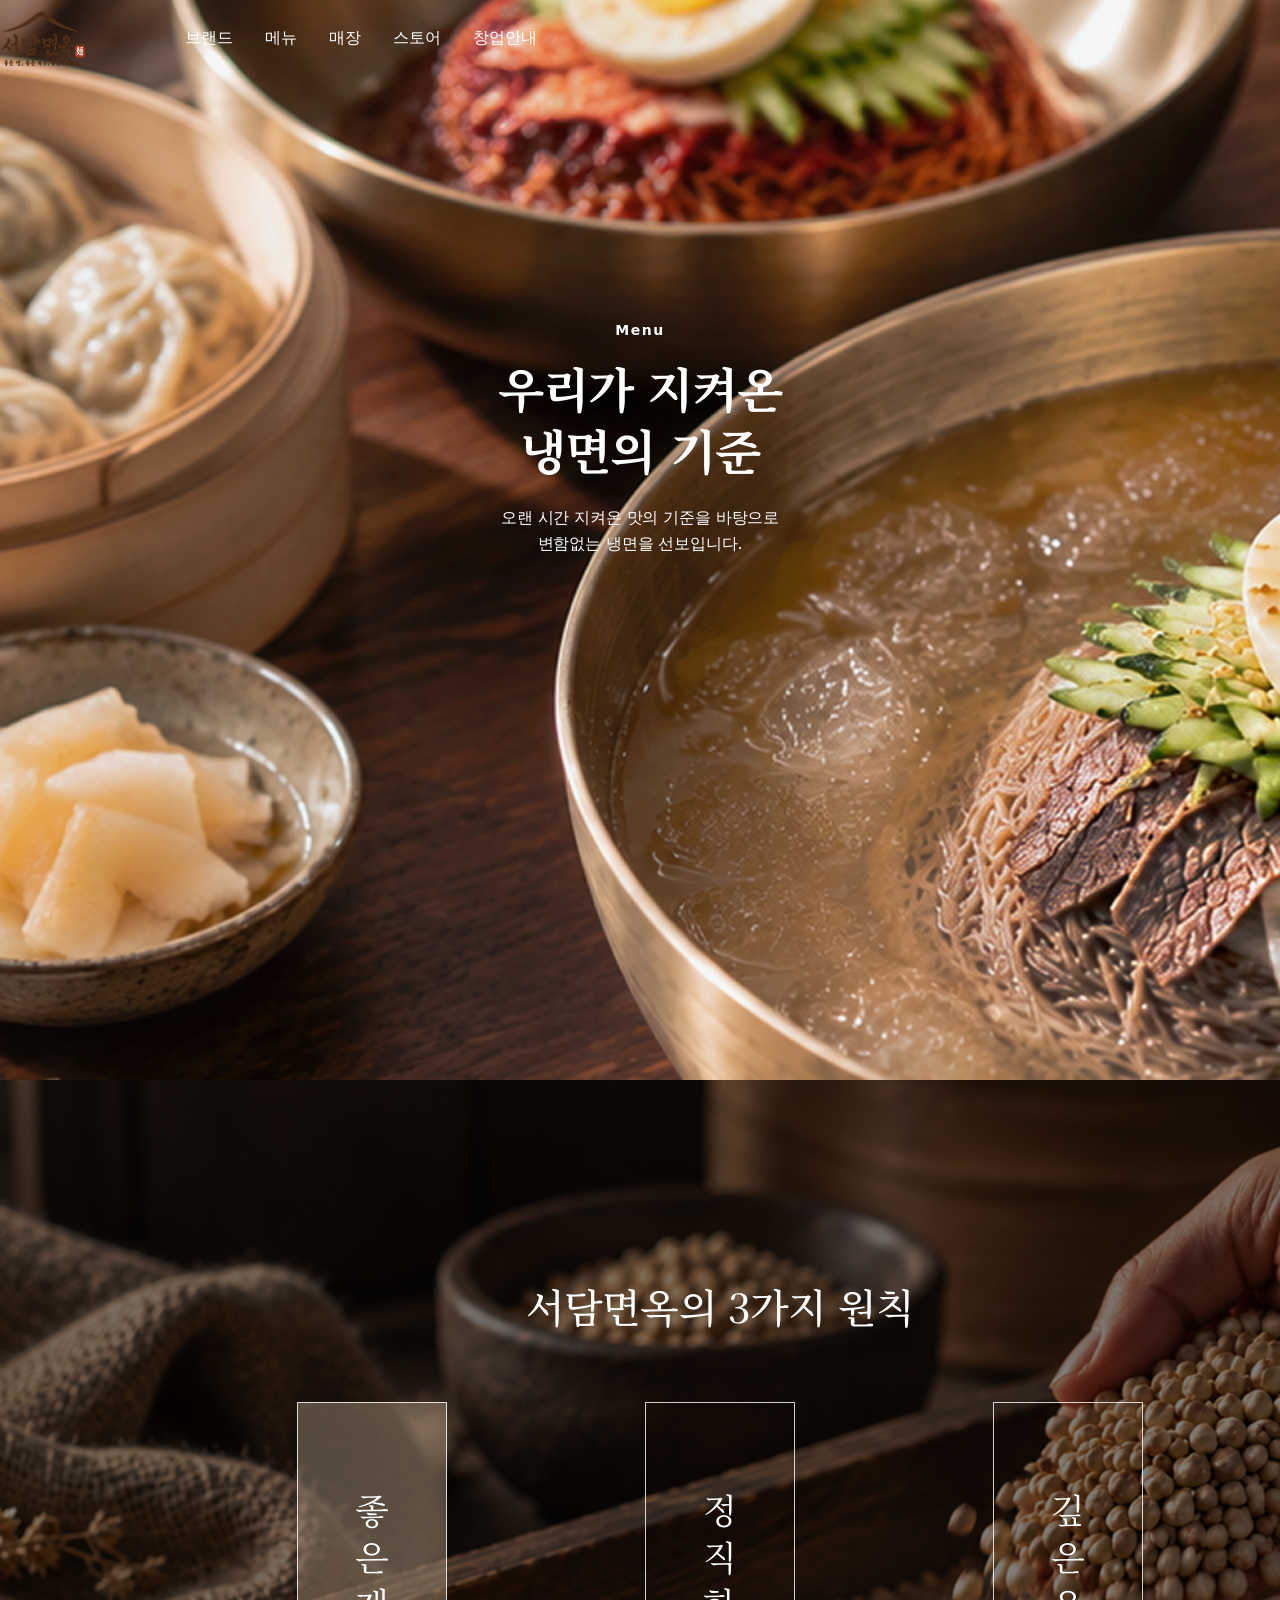
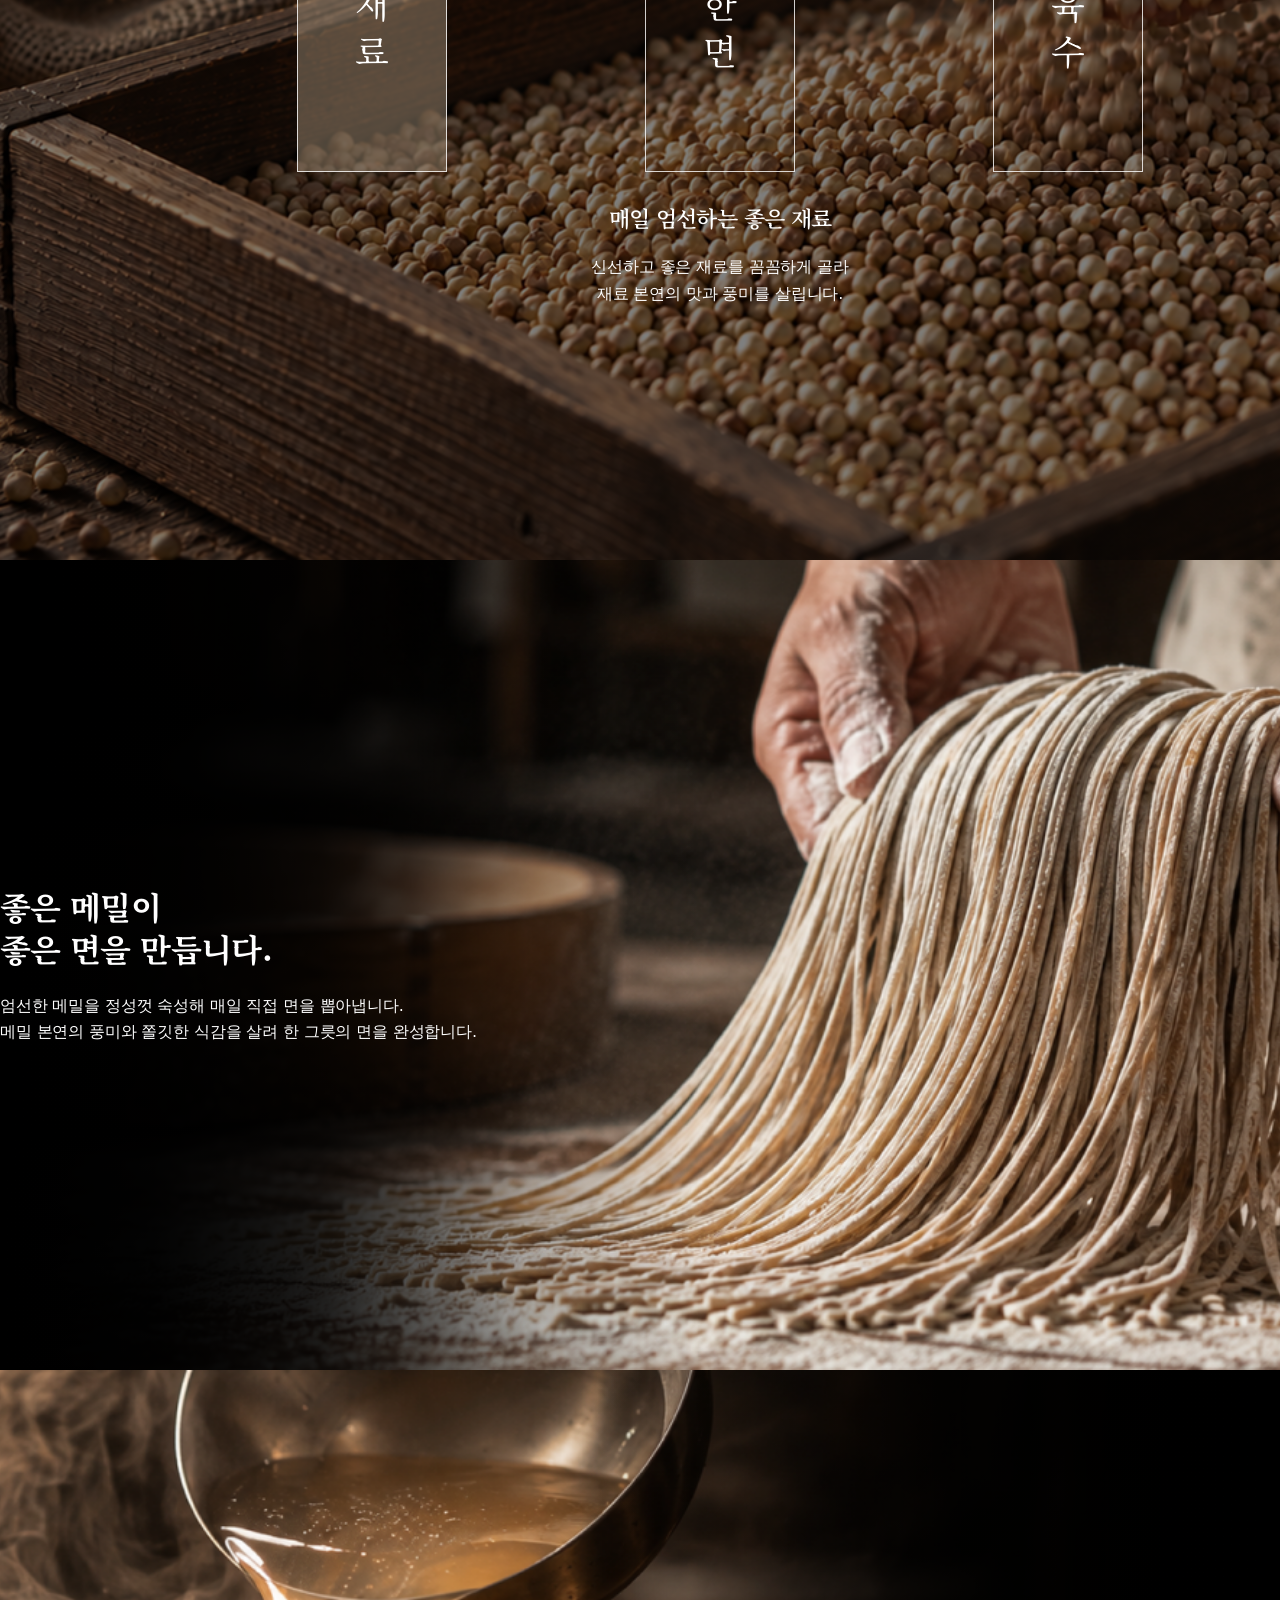
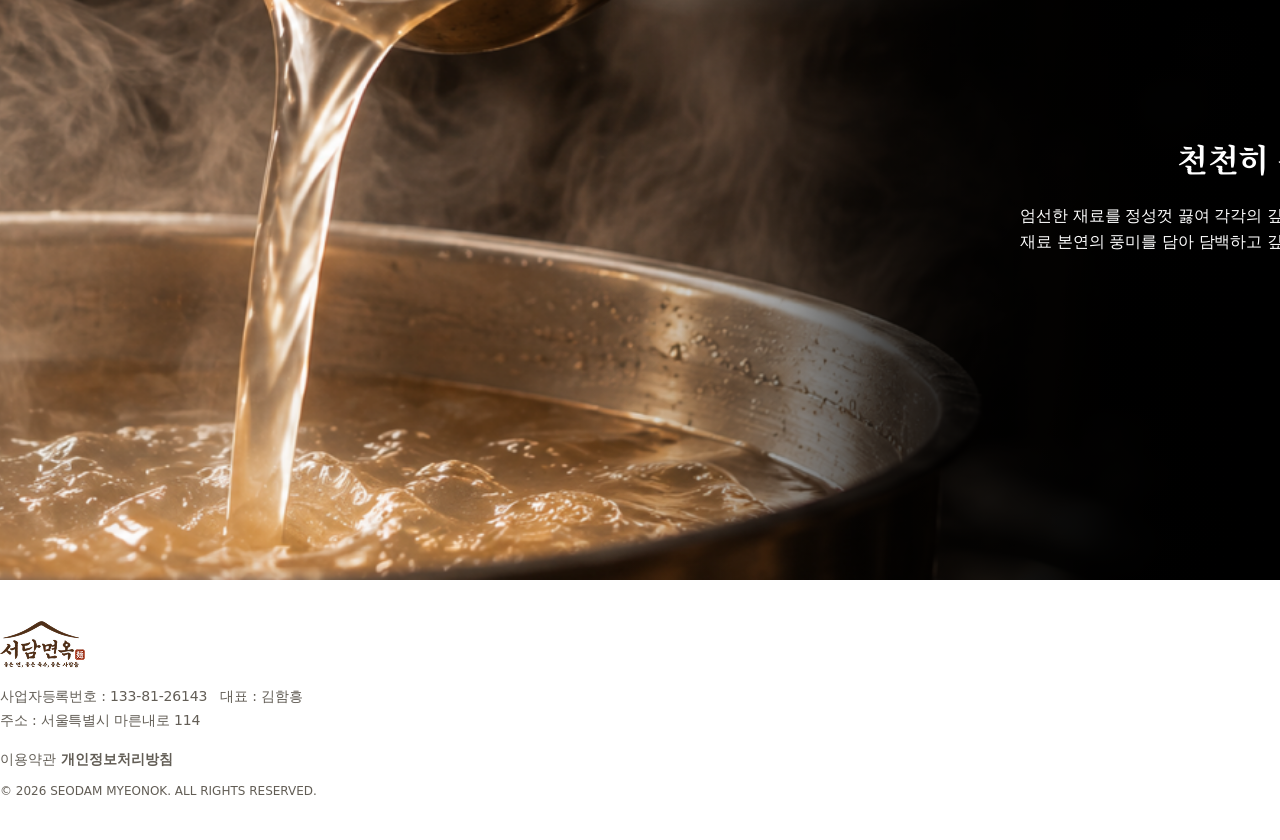
<file: pages/brand.html>
<!DOCTYPE html>
<html lang="ko">

<head>
    <meta charset="UTF-8">
    <meta name="viewport" content="width=device-width, initial-scale=1.0">
    <title>SEODAM MYEONOK brand</title>
    <link rel="stylesheet" href="../css/brand.css">
    <script src="../js/brand.js" defer></script>
</head>

<body>
    <!-- [헤더/푸터] 공통 부분 ///// 수정 금지 -->
    <!-- 새 branch 생성 후 작업 -->
    <!-- branch 위치 확인 후 작업 -->

    <header class="header">
        <div class="inner">
            <h1 class="logo">
                <a href="/SEODAM-MYEONOK/index.html">
                    <img src="../images/logo/SM_LOGO 3.png" alt="서담면옥">
                </a>
            </h1>
            <nav class="gnb">
                <ul>
                    <li><a href="./brand.html">브랜드</a></li>
                    <li><a href="./menu.html">메뉴</a></li>
                    <li><a href="./location.html">매장</a></li>
                    <li><a href="./store.html">스토어</a></li>
                    <li><a href="./franchise.html">창업안내</a></li>
                </ul>
            </nav>
            <button type="button" class="mobile-menu-btn" aria-label="메뉴 열기">
                <span></span>
                <span></span>
                <span></span>
            </button>
        </div>
        <div class="mobile-menu">

            <div class="mobile-menu-top">

                <!-- 로고 -->
                <a href="./index.html" class="mobile-menu-logo">
                    <img src="../images/logo/SM_LOGO 3.png" alt="서담면옥">
                </a>

                <!-- 닫기 버튼 -->
                <button type="button" class="mobile-menu-close" aria-label="메뉴 닫기">
                    <span></span>
                    <span></span>
                </button>

            </div>

            <nav class="mobile-gnb">
                <a href="./brand.html">브랜드</a>
                <a href="./menu.html">메뉴</a>
                <a href="./store.html">매장</a>
                <a href="./online.html">스토어</a>
                <a href="./franchise.html">창업안내</a>
            </nav>

        </div>
    </header>
    <!-- header -->

    <main>
        <div class="intro">
            <div class="inner">
                <div class="content-text">
                    <span>Menu</span>
                    <h1 class="title">
                        우리가 지켜온 <br>
                        냉면의 기준
                    </h1>
                    <p>
                        오랜 시간 지켜온 맛의 기준을 바탕으로 <br>
                        변함없는 냉면을 선보입니다.
                    </p>
                </div>
            </div>
        </div>
        <div class="princuple-area princuple-bg01">
            <div class="inner">

                <h2>서담면옥의 3가지 원칙</h2>

                <div class="cards">

                    <div class="card active" data-index="0">
                        <span>좋은재료</span>
                    </div>

                    <div class="card" data-index="1">
                        <span>정직한면</span>
                    </div>

                    <div class="card" data-index="2">
                        <span>깊은육수</span>
                    </div>

                </div>

                <div class="princuple-desc">
                    <h3>매일 엄선하는 좋은 재료</h3>
                    <p>
                        신선하고 좋은 재료를 꼼꼼하게 골라<br>
                        재료 본연의 맛과 풍미를 살립니다.
                    </p>
                </div>

            </div>
        </div>
        <section class="brand-story">

            <!-- 좋은 면 -->
            <div class="story-item story-noodle">
                <div class="inner">
                    <div class="story-text">
                        <h3>
                            좋은 메밀이<br>
                            좋은 면을 만듭니다.
                        </h3>

                        <p>
                            엄선한 메밀을 정성껏 숙성해 매일 직접 면을 뽑아냅니다.<br>
                            메밀 본연의 풍미와 쫄깃한 식감을 살려 한 그릇의 면을 완성합니다.
                        </p>
                    </div>
                </div>
            </div>


            <!-- 깊은 육수 -->
            <div class="story-item story-broth">
                <div class="inner">
                    <div class="story-text">
                        <h3>
                            재료의 맛을<br>
                            천천히 우려냅니다.
                        </h3>

                        <p>
                            엄선한 재료를 정성껏 끓여 각각의 깊은 맛을 이끌어냅니다.<br>
                            재료 본연의 풍미를 담아 담백하고 깊은 육수를 완성합니다.
                        </p>
                    </div>
                </div>
            </div>

        </section>

    </main>
    <!-- main -->

    <footer class="footer">
        <div class="inner">
            <div class="logo">
                <a href="index.html">
                    <img src="../images/logo/SM_LOGO 3.png" alt="서담면옥">
                </a>
            </div>

            <div class="info">
                <div class="info-top">
                    <p>사업자등록번호 : 133-81-26143</p>
                    <p>대표 : 김함흥</p>
                </div>
                <div class="info-bottom">
                    <p>주소 : 서울특별시 마른내로 114</p>
                </div>
                <div class="info-link">
                    <a href="#">이용약관</a>
                    <a href="#"><strong>개인정보처리방침</strong></a>
                </div>
                <div class="copyright">
                    <span>&copy; 2026 SEODAM MYEONOK. ALL RIGHTS RESERVED.</span>
                </div>
            </div>
        </div>
    </footer>
</body>

</html>
</file>
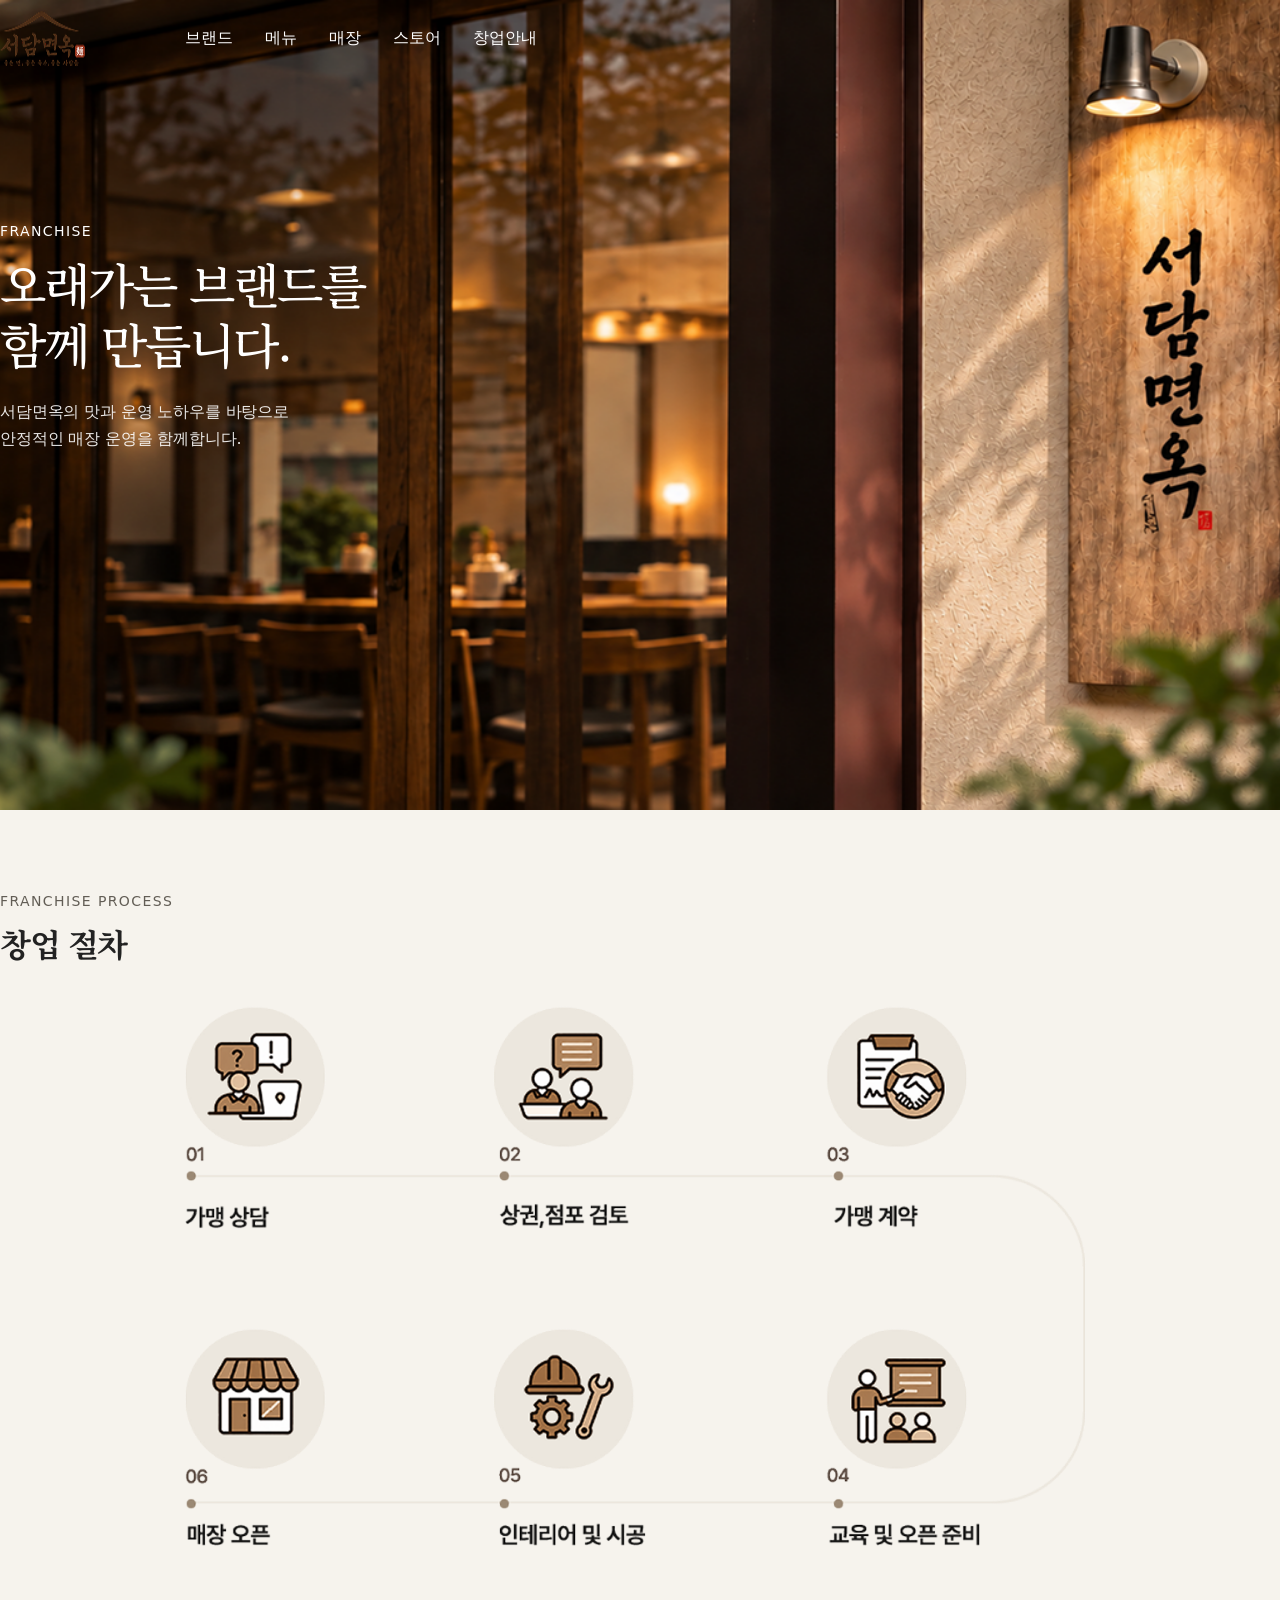
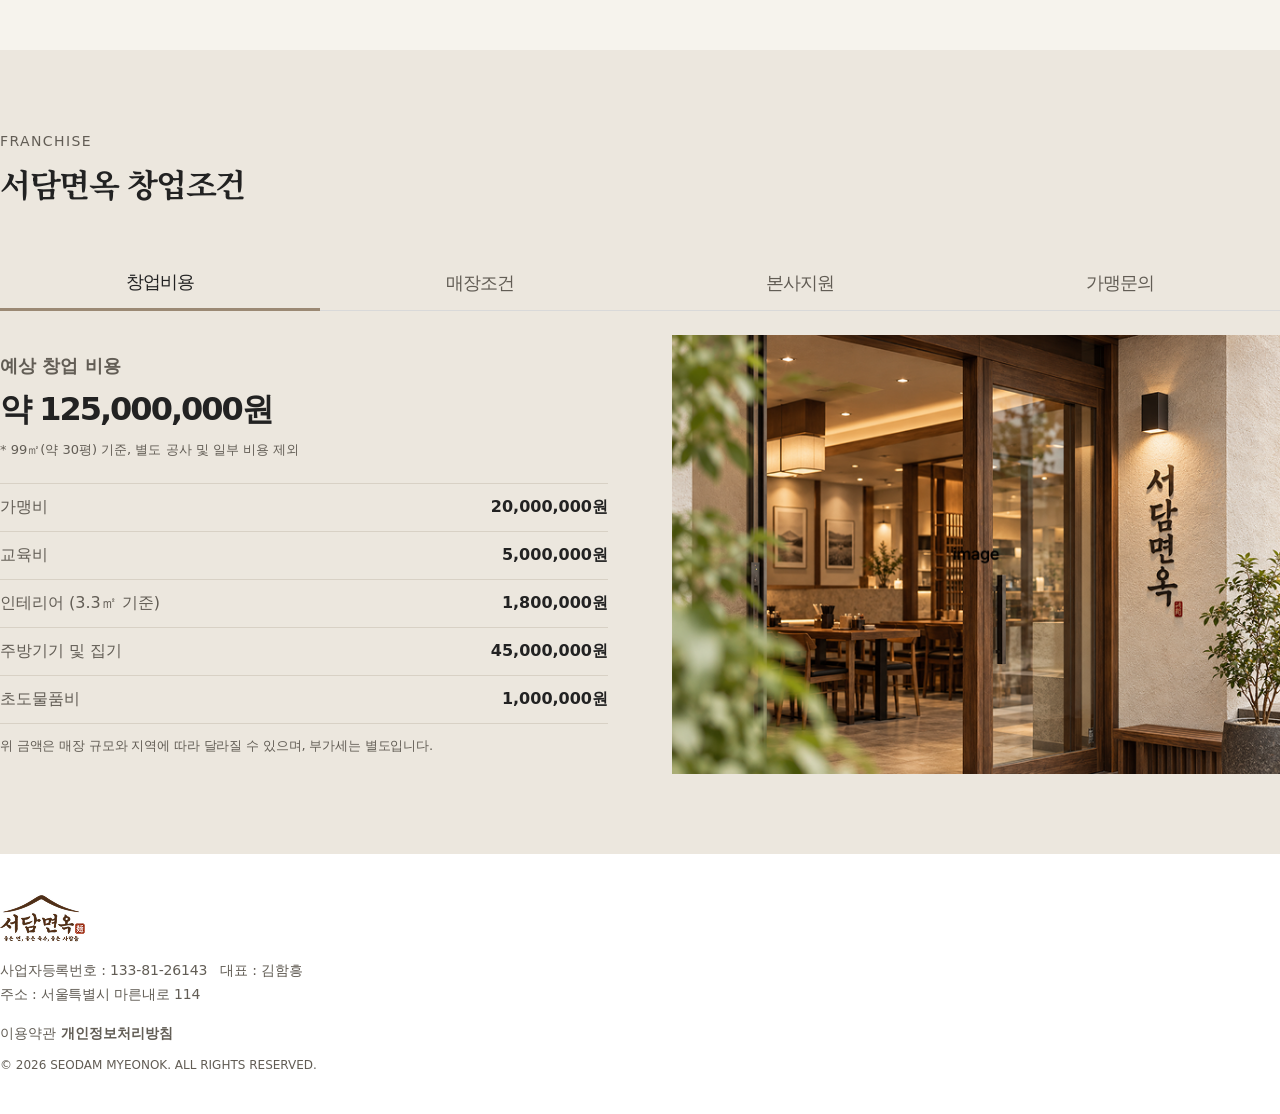
<file: pages/franchise.html>
<!doctype html>
<html lang="ko">

<head>
    <meta charset="UTF-8" />
    <meta name="viewport" content="width=device-width, initial-scale=1.0" />
    <title>SEODAM MYEONOK - FRANCHISE</title>
    <link rel="stylesheet" href="../css/common.css" />
    <link rel="stylesheet" href="../css/franchise.css" />
    <script src="../js/franchise.js" defer></script>
</head>

<body>

    <!-- [헤더/푸터] 공통 부분 ///// 수정 금지 -->

    <header class="header">
        <div class="inner">
            <h1 class="logo">
                <a href="/SEODAM-MYEONOK/index.html">
                    <img src="../images/logo/SM_LOGO 3.png" alt="서담면옥" />
                </a>
            </h1>

            <nav class="gnb">
                <ul>
                    <li><a href="./brand.html">브랜드</a></li>
                    <li><a href="./menu.html">메뉴</a></li>
                    <li><a href="./location.html">매장</a></li>
                    <li><a href="./store.html">스토어</a></li>
                    <li><a href="./franchise.html">창업안내</a></li>
                </ul>
            </nav>

            <!-- 모바일 -->
            <button type="button" class="mobile-menu-btn" aria-label="메뉴 열기">
                <span></span>
                <span></span>
                <span></span>
            </button>
            <div class="mobile-menu">
                <div class="mobile-menu-top">
                    <!-- 로고 -->
                    <a href="./index.html" class="mobile-menu-logo">
                        <img src="../images/logo/SM_LOGO 3.png" alt="서담면옥">
                    </a>

                    <!-- 닫기 버튼 -->
                    <button type="button" class="mobile-menu-close" aria-label="메뉴 닫기">
                        <span></span>
                        <span></span>
                    </button>
                </div>

                <nav class="mobile-gnb">
                    <a href="./brand.html">브랜드</a>
                    <a href="./menu.html">메뉴</a>
                    <a href="./store.html">매장</a>
                    <a href="./online.html">스토어</a>
                    <a href="./franchise.html">창업안내</a>
                </nav>
            </div>
        </div>
    </header>
    <!-- header -->

    <main>
        <div class="franchise-intro">
            <div class="inner">
                <div class="franchise-content">
                    <span>FRANCHISE</span>
                    <h1 class="franchise-title">
                        오래가는 브랜드를 <br>
                        함께 만듭니다.
                    </h1>
                    <p class="franchise-desc">
                        서담면옥의 맛과 운영 노하우를 바탕으로 <br>
                        안정적인 매장 운영을 함께합니다.
                    </p>
                </div>
            </div>
        </div>
        <!-- intro -->

        <!-- 창업 절차 -->
        <div class="franchise-process">
            <div class="inner">
                <div class="franchise-head">
                    <span class="franchise-eyebrow">
                        FRANCHISE PROCESS
                    </span>
                    <h2>창업 절차</h2>
                </div>
                <div class="franchise-process-img">
                    <img src="../images/franchise/francise_process_image.png" alt="창업 절차" />
                </div>
            </div>
        </div>

        <!-- 창업 조건 -->
        <div class="franchise-conditions">
            <div class="inner">
                <div class="franchise-head">
                    <span class="franchise-eyebrow">
                        FRANCHISE
                    </span>
                    <h2>서담면옥 창업조건</h2>
                </div>

                <!-- 탭 -->
                <div class="franchise-tabs">
                    <div class="franchise-tab-list">
                        <button class="active">창업비용</button>
                        <button>매장조건</button>
                        <button>본사지원</button>
                        <button>가맹문의</button>
                    </div>
                </div>

                <!-- 탭 내용 -->
                <div class="franchise-panels">
                    <!-- 창업비용 -->
                    <div class="franchise-panel active">
                        <div class="franchise-cost">
                            <div class="franchise-cost-left">
                                <div class="franchise-cost-total">
                                    <span class="franchise-label">예상 창업 비용</span>
                                    <p class="franchise-value">약 125,000,000원</p>
                                    <span class="franchise-note">
                                        * 99㎡(약 30평) 기준, 별도 공사 및 일부 비용 제외
                                    </span>
                                </div>

                                <div class="franchise-cost-list">
                                    <ul>
                                        <li>
                                            <span class="franchise-cost-text">
                                                가맹비
                                            </span>
                                            <strong class="franchise-cost-price">
                                                20,000,000원
                                            </strong>
                                        </li>

                                        <li>
                                            <span class="franchise-cost-text">
                                                교육비
                                            </span>
                                            <strong class="franchise-cost-price">
                                                5,000,000원
                                            </strong>
                                        </li>

                                        <li>
                                            <span class="franchise-cost-text">
                                                인테리어 (3.3㎡ 기준)
                                            </span>
                                            <strong class="franchise-cost-price">
                                                1,800,000원
                                            </strong>
                                        </li>

                                        <li>
                                            <span class="franchise-cost-text">
                                                주방기기 및 집기
                                            </span>
                                            <strong class="franchise-cost-price">
                                                45,000,000원
                                            </strong>
                                        </li>

                                        <li>
                                            <span class="franchise-cost-text">
                                                초도물품비
                                            </span>
                                            <strong class="franchise-cost-price">
                                                1,000,000원
                                            </strong>
                                        </li>
                                    </ul>

                                    <p class="franchise-cost-note">
                                        위 금액은 매장 규모와 지역에 따라 달라질 수 있으며,
                                        부가세는 별도입니다.
                                    </p>
                                </div>
                            </div>
                            <div class="franchise-cost-right">
                                <img src="../images/franchise/franchise_cost_img.png" alt="">
                            </div>
                        </div>
                    </div>

                    <!-- 매장조건 -->
                    <div class="franchise-panel">
                        <div class="franchise-store">
                            <div class="franchise-store-content">
                                <div class="franchise-store-item">
                                    <span class="franchise-num">01</span>
                                    <img src="../images/franchise/frachise_ico01.png" alt=""
                                        class="franchise-store-icon" />
                                    <p class="franchise-store-title">
                                        매장 규모
                                    </p>
                                    <span class="franchise-desc">
                                        약 30평 이상의 매장 운영을 권장합니다. <br>
                                        (권장 30~50평)
                                    </span>
                                </div>

                                <div class="franchise-store-item">
                                    <span class="franchise-num">02</span>
                                    <img src="../images/franchise/frachise_ico02.png" alt=""
                                        class="franchise-store-icon" />
                                    <p class="franchise-store-title">
                                        입지 조건
                                    </p>
                                    <span class="franchise-desc">
                                        주거·상업지역 등 안정적인 유동 인구를 <br>확보할 수 있는
                                        입지를 우선합니다.
                                    </span>
                                </div>

                                <div class="franchise-store-item">
                                    <span class="franchise-num">03</span>
                                    <img src="../images/franchise/frachise_ico03.png" alt=""
                                        class="franchise-store-icon" />
                                    <p class="franchise-store-title">
                                        운영 형태
                                    </p>
                                    <span class="franchise-desc">
                                        점주 중심의 안정적인 매장 운영을 기본으로 합니다.
                                    </span>
                                </div>
                            </div>
                        </div>
                    </div>

                    <!-- 본사지원 -->
                    <div class="franchise-panel">
                        <div class="franchise-support">
                            <div class="franchise-support-content">
                                <div class="franchise-support-item">
                                    <span class="franchise-num">01</span>
                                    <img src="../images/franchise/franchise_support_ico01.png" alt=""
                                        class="franchise-support-icon" />
                                    <p class="franchise-support-title">
                                        가맹 교육
                                    </p>

                                    <span class="franchise-desc">
                                        조리와 서비스 운영에 필요한 <br>교육을 제공합니다.
                                    </span>
                                </div>

                                <div class="franchise-support-item">
                                    <span class="franchise-num">02</span>
                                    <img src="../images/franchise/franchise_support_ico02.png" alt=""
                                        class="franchise-support-icon" />
                                    <p class="franchise-support-title">
                                        오픈 지원
                                    </p>
                                    <span class="franchise-desc">
                                        매장 오픈에 필요한 준비와<br> 초기 운영을 지원합니다.
                                    </span>
                                </div>

                                <div class="franchise-support-item">
                                    <span class="franchise-num">03</span>
                                    <img src="../images/franchise/franchise_support_ico03.png" alt=""
                                        class="franchise-support-icon" />
                                    <p class="franchise-support-title">
                                        운영 지원
                                    </p>
                                    <span class="franchise-desc">
                                        안정적인 매장 운영을 위한 지속적인<br> 관리와 교육을
                                        제공합니다.
                                    </span>
                                </div>


                                <div class="franchise-support-item">
                                    <span class="franchise-num">04</span>
                                    <img src="../images/franchise/franchise_support_ico04.png" alt=""
                                        class="franchise-support-icon" />
                                    <p class="franchise-support-title">
                                        마케팅 지원
                                    </p>
                                    <span class="franchise-desc">
                                        브랜드 홍보와 매장 홍보를<br> 지원합니다.
                                    </span>
                                </div>
                            </div>
                        </div>
                    </div>

                    <!-- 가맹문의 -->
                    <div class="franchise-panel">
                        <div class="franchise-inquiry">
                            <div class="franchise-inquiry-info">
                                <h3 class="franchise-inquiry-title">
                                    창업을 고민하고 계신가요?
                                </h3>

                                <p class="franchise-inquiry-desc">
                                    상권 분석부터 오픈 이후 운영 지원까지 서담면옥이 함께합니다.<br>
                                    부담없이 문의해 주세요.
                                </p>
                            </div>

                            <form class="franchise-form">
                                <div class="franchise-form-group">
                                    <label for="name">이름</label>
                                    <input type="text" id="name" placeholder="이름을 입력해 주세요.">
                                </div>

                                <div class="franchise-form-group">
                                    <label for="phone">연락처</label>
                                    <input type="text" id="phone" placeholder="010-0000-0000">
                                </div>

                                <div class="franchise-form-group">
                                    <label for="area">희망 지역</label>
                                    <input type="text" id="area" placeholder="지역을 선택해 주세요.">
                                </div>

                                <div class="franchise-form-group">
                                    <label for="date">예상 창업 시기</label>
                                    <input type="date" id="date">
                                </div>

                                <button type="button" class="franchise-btn">
                                    가맹 상담 신청
                                </button>
                            </form>
                        </div>
                    </div>
                </div>
            </div>
        </div>
    </main>
    <!-- main -->

    <footer class="footer">
        <div class="inner">
            <div class="logo">
                <a href="index.html">
                    <img src="../images/logo/SM_LOGO 3.png" alt="서담면옥" />
                </a>
            </div>

            <div class="info">
                <div class="info-top">
                    <p>사업자등록번호 : 133-81-26143</p>
                    <p>대표 : 김함흥</p>
                </div>

                <div class="info-bottom">
                    <p>주소 : 서울특별시 마른내로 114</p>
                </div>

                <div class="info-link">
                    <a href="#">이용약관</a>
                    <a href="#">
                        <strong>개인정보처리방침</strong>
                    </a>
                </div>

                <div class="copyright">
                    <span>
                        &copy; 2026 SEODAM MYEONOK. ALL RIGHTS RESERVED.
                    </span>
                </div>
            </div>
        </div>
    </footer>
</body>

</html>
</file>
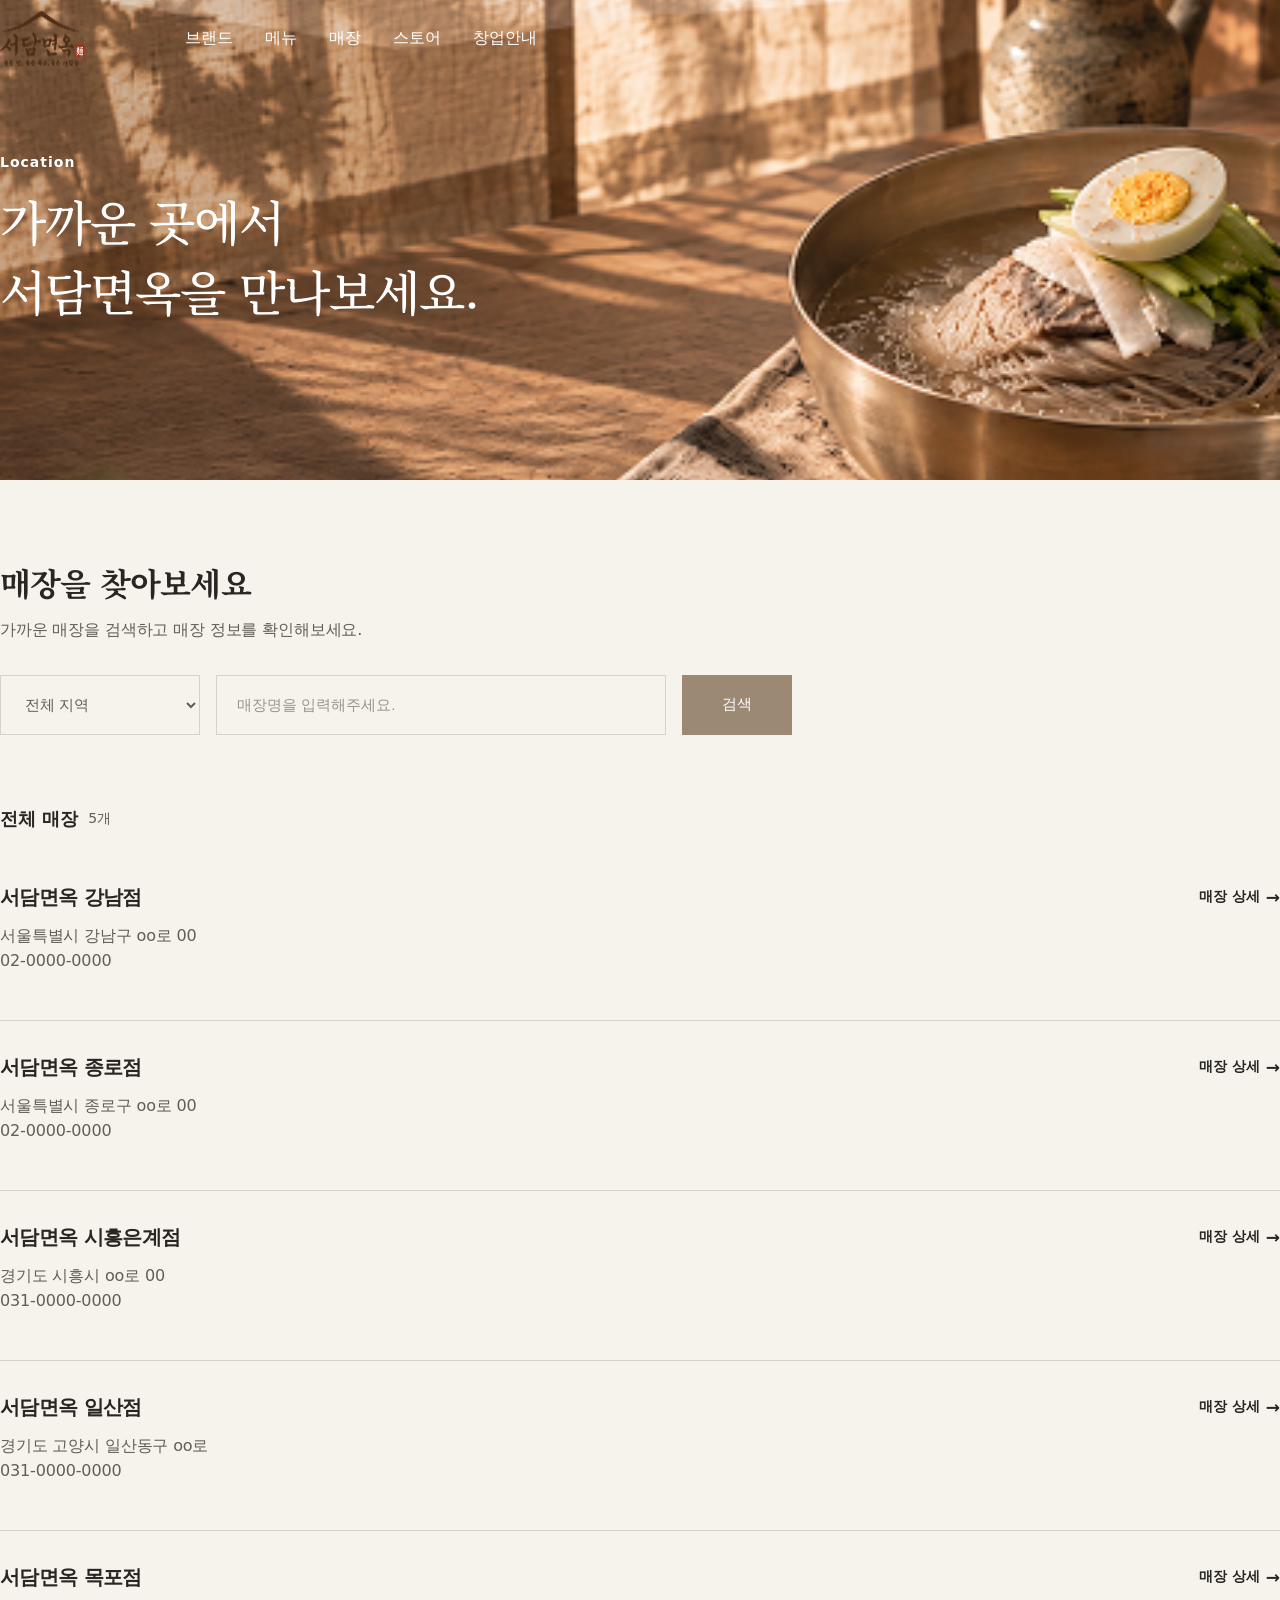
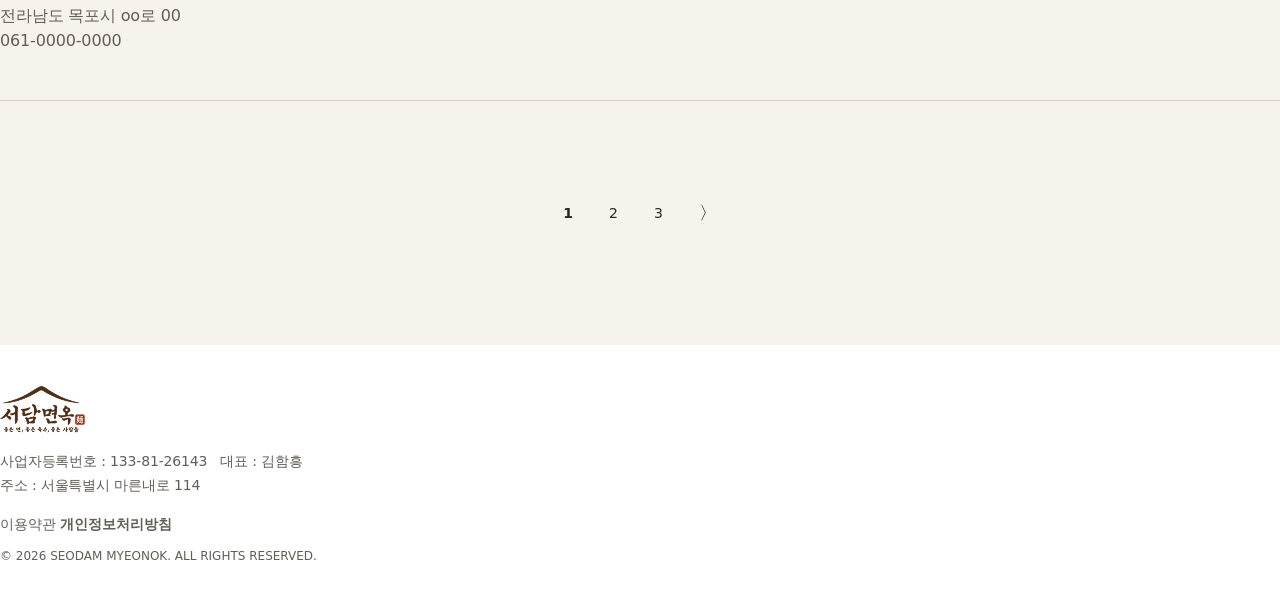
<file: pages/location.html>
<!DOCTYPE html>
<html lang="ko">

<head>
    <meta charset="UTF-8">
    <meta name="viewport" content="width=device-width, initial-scale=1.0">
    <title>SEODAM MYEONOK | 매장</title>
    <link rel="stylesheet" href="../css/location.css">
</head>

<body>
    <!-- =========================================
         HEADER
    ========================================== -->
    <header class="header">
        <div class="inner">
            <!-- 로고 -->
            <h1 class="logo">
                <a href="../index.html">
                    <img src="../images/logo/SM_LOGO 3.png" alt="서담면옥">
                </a>
            </h1>

            <!-- PC GNB -->
            <nav class="gnb">
                <ul>
                    <li>
                        <a href="./brand.html">브랜드</a>
                    </li>
                    <li>
                        <a href="./menu.html">메뉴</a>
                    </li>
                    <li>
                        <a href="./location.html">매장</a>
                    </li>
                    <li>
                        <a href="./store.html">스토어</a>
                    </li>
                    <li>
                        <a href="./franchise.html">창업안내</a>
                    </li>
                </ul>
            </nav>

            <!-- 모바일 햄버거 버튼 -->
            <button type="button" class="mobile-menu-btn" aria-label="메뉴 열기">
                <span></span>
                <span></span>
                <span></span>
            </button>

        </div>

        <!-- =====================================
             MOBILE MENU
        ====================================== -->
        <div class="mobile-menu">
            <div class="mobile-menu-top">
                <!-- 로고 -->
                <a href="../index.html" class="mobile-menu-logo">
                    <img src="../images/logo/SM_LOGO 3.png" alt="서담면옥">
                </a>
                <!-- 닫기 버튼 -->
                <button type="button" class="mobile-menu-close" aria-label="메뉴 닫기">
                    <span></span>
                    <span></span>
                </button>
            </div>

            <!-- 모바일 GNB -->
            <nav class="mobile-gnb">
                <a href="./brand.html">브랜드</a>
                <a href="./menu.html">메뉴</a>
                <a href="./location.html">매장</a>
                <a href="./store.html">스토어</a>
                <a href="./franchise.html">창업안내</a>
            </nav>
        </div>
    </header>

    <!-- =========================================
         MAIN
    ========================================== -->
    <main>
        <section class="location-hero">
            <div class="inner">
                <div class="location-hero-text">
                    <span>Location</span>
                    <h1>
                        가까운 곳에서<br>
                        서담면옥을 만나보세요.
                    </h1>
                </div>
            </div>
        </section>



        <!-- =====================================
             LOCATION CONTENT
        ====================================== -->
        <section class="location-area">
            <div class="inner">
                <!-- =================================
                     TITLE
                ================================== -->
                <div class="location-title">
                    <h2>매장을 찾아보세요</h2>
                    <p>
                        가까운 매장을 검색하고 매장 정보를 확인해보세요.
                    </p>
                </div>

                <!-- =================================
                     SEARCH
                ================================== -->
                <div class="location-search">
                    <!-- 지역 선택 -->
                    <div class="location-select">
                        <select aria-label="지역 선택">
                            <option value="">
                                전체 지역
                            </option>
                            <option value="서울">
                                서울
                            </option>
                            <option value="경기">
                                경기
                            </option>
                            <option value="전남">
                                전남
                            </option>
                        </select>
                    </div>

                    <!-- 매장 검색 -->
                    <div class="location-keyword">
                        <input type="text" placeholder="매장명을 입력해주세요." aria-label="매장명 검색">
                    </div>

                    <!-- 검색 버튼 -->
                    <button type="button" class="location-search-btn">
                        검색
                    </button>
                </div>

                <!-- =================================
                     STORE COUNT
                ================================== -->
                <div class="location-count">
                    <strong>전체 매장</strong>
                    <span>5개</span>
                </div>

                <!-- =================================
                     STORE LIST
                ================================== -->
                <div class="store-list">
                    <!-- =============================
                         강남점
                    ============================== -->
                    <div class="store-item" data-region="서울">
                        <div class="store-info">
                            <h3>
                                서담면옥 강남점
                            </h3>
                            <p>
                                서울특별시 강남구 oo로 00
                            </p>
                            <p>
                                02-0000-0000
                            </p>
                        </div>

                        <a href="#" class="store-detail">
                            매장 상세
                            <span>→</span>
                        </a>
                    </div>

                    <!-- =============================
                         종로점
                    ============================== -->
                    <div class="store-item" data-region="서울">
                        <div class="store-info">
                            <h3>
                                서담면옥 종로점
                            </h3>
                            <p>
                                서울특별시 종로구 oo로 00
                            </p>
                            <p>
                                02-0000-0000
                            </p>
                        </div>
                        <a href="#" class="store-detail">
                            매장 상세
                            <span>→</span>
                        </a>
                    </div>

                    <!-- =============================
                         시흥은계점
                    ============================== -->
                    <div class="store-item" data-region="경기">
                        <div class="store-info">
                            <h3>
                                서담면옥 시흥은계점
                            </h3>
                            <p>
                                경기도 시흥시 oo로 00
                            </p>
                            <p>
                                031-0000-0000
                            </p>
                        </div>
                        <a href="#" class="store-detail">
                            매장 상세
                            <span>→</span>
                        </a>
                    </div>

                    <!-- =============================
                         일산점
                    ============================== -->
                    <div class="store-item" data-region="경기">
                        <div class="store-info">
                            <h3>
                                서담면옥 일산점
                            </h3>
                            <p>
                                경기도 고양시 일산동구 oo로
                            </p>
                            <p>
                                031-0000-0000
                            </p>
                        </div>
                        <a href="#" class="store-detail">
                            매장 상세
                            <span>→</span>
                        </a>
                    </div>

                    <!-- =============================
                         목포점
                    ============================== -->
                    <div class="store-item" data-region="전남">
                        <div class="store-info">
                            <h3>
                                서담면옥 목포점
                            </h3>
                            <p>
                                전라남도 목포시 oo로 00
                            </p>
                            <p>
                                061-0000-0000
                            </p>
                        </div>
                        <a href="#" class="store-detail">
                            매장 상세
                            <span>→</span>
                        </a>
                    </div>
                </div>
                <div class="location-empty" hidden>
                    검색 결과가 없습니다.
                </div>

                <!-- =================================
                     PAGINATION
                ================================== -->
                <div class="pagination">
                    <a href="#" class="active">
                        1
                    </a>
                    <a href="#">
                        2
                    </a>
                    <a href="#">
                        3
                    </a>
                    <a href="#" class="next">
                        〉
                    </a>
                </div>
            </div>
        </section>
    </main>

    <!-- =========================================
         FOOTER
    ========================================== -->
    <footer class="footer">
        <div class="inner">
            <!-- 로고 -->
            <div class="logo">
                <a href="../index.html">
                    <img src="../images/logo/SM_LOGO 3.png" alt="서담면옥">
                </a>
            </div>

            <!-- 정보 -->
            <div class="info">
                <div class="info-top">
                    <p>
                        사업자등록번호 : 133-81-26143
                    </p>
                    <p>
                        대표 : 김함흥
                    </p>
                </div>

                <div class="info-bottom">
                    <p>
                        주소 : 서울특별시 마른내로 114
                    </p>
                </div>

                <div class="info-link">
                    <a href="#">
                        이용약관
                    </a>
                    <a href="#">
                        <strong>
                            개인정보처리방침
                        </strong>
                    </a>
                </div>

                <div class="copyright">
                    <span>
                        &copy; 2026 SEODAM MYEONOK.
                        ALL RIGHTS RESERVED.
                    </span>
                </div>
            </div>
        </div>
    </footer>

    <!-- =========================================
         JAVASCRIPT
    ========================================== -->
    <!-- 공통 모바일 메뉴 -->
    <script src="../js/common.js"></script>
    <!-- 매장 검색 / 지역 필터 -->
    <script src="../js/location.js"></script>
</body>

</html>
</file>
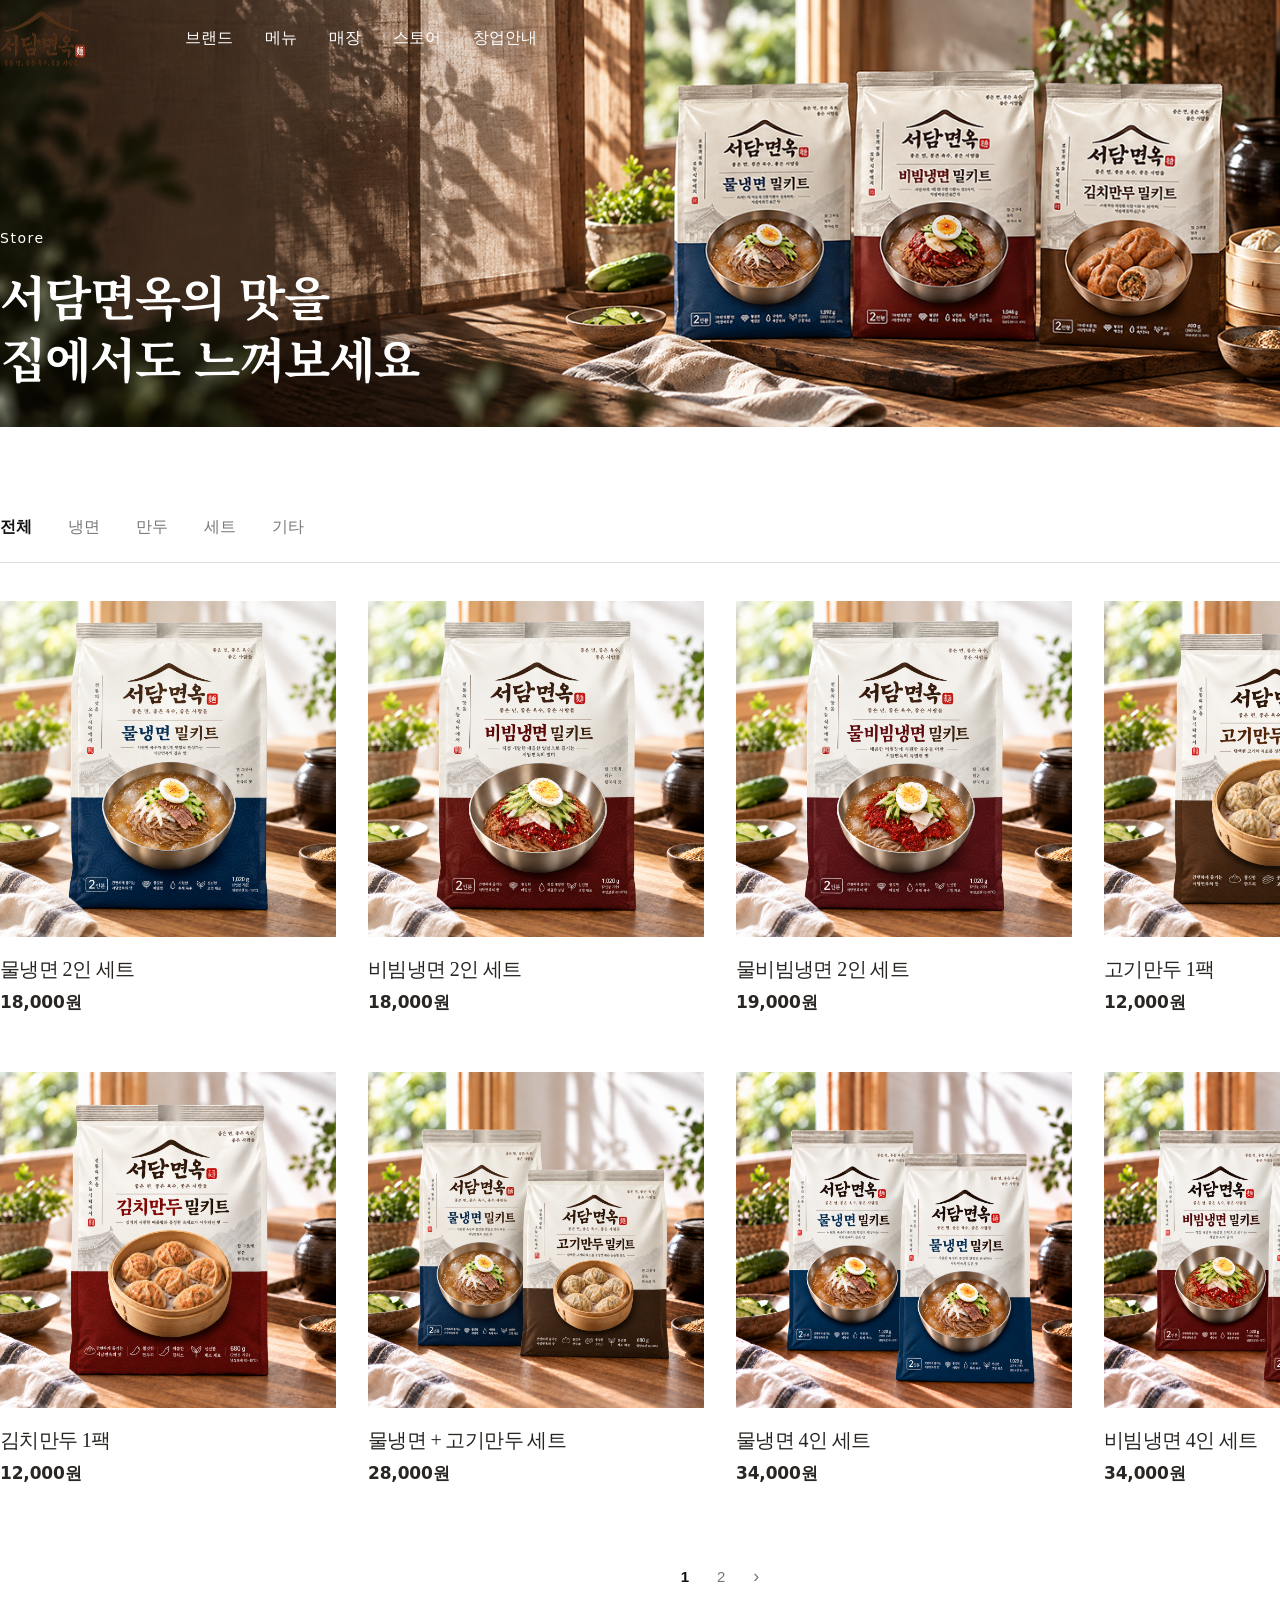
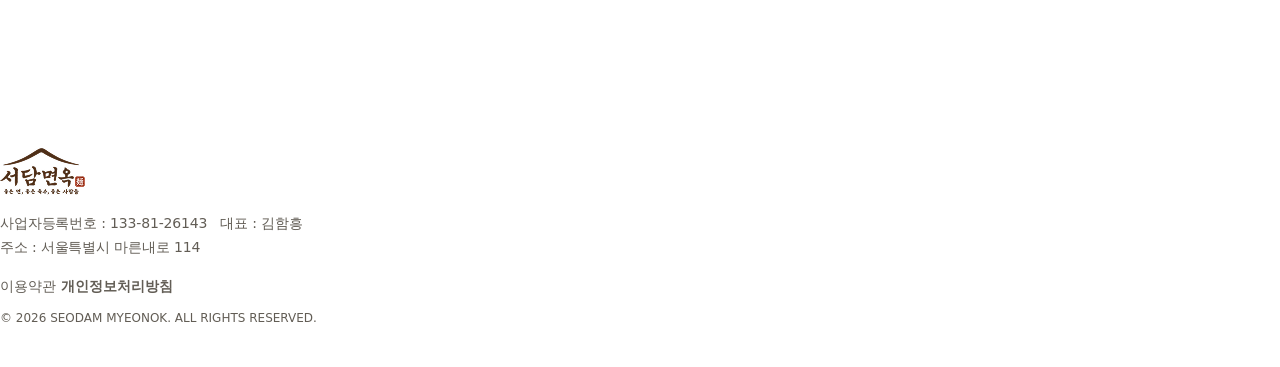
<file: pages/store.html>
<!DOCTYPE html>
<html lang="ko">

<head>
    <meta charset="UTF-8">
    <meta name="viewport" content="width=device-width, initial-scale=1.0">
    <title>SEODAM MYEONOK</title>
    <link rel="stylesheet" href="../css/reset.css">
    <link rel="stylesheet" href="../css/common.css">
    <link rel="stylesheet" href="../css/store.css">
    <script src="../js/store.js" defer></script>
    <script src="../js/common.js" defer></script>
</head>

<body>
    <!-- [헤더/푸터] 공통 부분 ///// 수정 금지 -->
    <!-- 새 branch 생성 후 작업 -->
    <!-- branch 위치 확인 후 작업 -->

    <header class="header">
        <div class="inner">
            <h1 class="logo">
                <a href="/SEODAM-MYEONOK/index.html">
                    <img src="../images/logo/SM_LOGO 3.png" alt="서담면옥">
                </a>
            </h1>
            <nav class="gnb">
                <ul>
                    <li>
                        <a href="./brand.html">브랜드</a>
                    </li>
                    <li>
                        <a href="./menu.html">메뉴</a>
                    </li>
                    <li>
                        <a href="./location.html">매장</a>
                    </li>
                    <li>
                        <a href="./store.html">스토어</a>
                    </li>
                    <li>
                        <a href="./franchise.html">창업안내</a>
                    </li>
                </ul>
            </nav>
            <button type="button" class="mobile-menu-btn" aria-label="메뉴 열기">
                <span></span>
                <span></span>
                <span></span>
            </button>
        </div>
        <div class="mobile-menu">

            <div class="mobile-menu-top">

                <!-- 로고 -->
                <a href="./index.html" class="mobile-menu-logo">
                    <img src="../images/logo/SM_LOGO 3.png" alt="서담면옥">
                </a>

                <!-- 닫기 버튼 -->
                <button type="button" class="mobile-menu-close" aria-label="메뉴 닫기">
                    <span></span>
                    <span></span>
                </button>

            </div>

            <nav class="mobile-gnb">
                <a href="./brand.html">브랜드</a>
                <a href="./menu.html">메뉴</a>
                <a href="./store.html">매장</a>
                <a href="./online.html">스토어</a>
                <a href="./franchise.html">창업안내</a>
            </nav>

        </div>
    </header>
    <!-- header -->

    <main>
        <div class="intro">
            <div class="inner">
                <div class="content-text">
                    <span>Store</span>
                    <h1 class="title">서담면옥의 맛을<br>집에서도 느껴보세요</h1>
                </div>
            </div>
        </div>
        <section class="store-section">

            <div class="store-inner">

                <!-- 카테고리 네브바 -->
                <nav class="store-category" aria-label="스토어 카테고리">

                    <button type="button" class="store-category-btn is-active" data-category="all">
                        전체
                    </button>

                    <button type="button" class="store-category-btn" data-category="naengmyeon">
                        냉면
                    </button>

                    <button type="button" class="store-category-btn" data-category="mandu">
                        만두
                    </button>

                    <button type="button" class="store-category-btn" data-category="set">
                        세트
                    </button>

                    <button type="button" class="store-category-btn" data-category="etc">
                        기타
                    </button>

                </nav>
                <!-- 상품리스트 -->
                <div class="store-product-list" id="storeProductList"></div>
                <nav class="store-pagination" id="storePagination" aria-label="스토어 페이지 이동"></nav>
            </div>
        </section>
    </main>
    <!-- main -->

    <footer class="footer">
        <div class="inner">
            <div class="logo">
                <a href="index.html">
                    <img src="../images/logo/SM_LOGO 3.png" alt="서담면옥">
                </a>
            </div>

            <div class="info">
                <div class="info-top">
                    <p>사업자등록번호 : 133-81-26143</p>
                    <p>대표 : 김함흥</p>
                </div>
                <div class="info-bottom">
                    <p>주소 : 서울특별시 마른내로 114</p>
                </div>
                <div class="info-link">
                    <a href="#">이용약관</a>
                    <a href="#"><strong>개인정보처리방침</strong></a>
                </div>
                <div class="copyright">
                    <span>&copy; 2026 SEODAM MYEONOK. ALL RIGHTS RESERVED.</span>
                </div>
            </div>
        </div>
    </footer>
</body>

</html>
</file>
<file: css/brand.css>
@charset "utf-8";

@import url(./common.css);


/* ==================================================
   INTRO
================================================== */

.intro {
    width: 100%;
    height: 1080px;

    padding: 180px 0 60px;

    margin: 0 auto;

    background:
        url(../images/brand_img/Brand-Intro-Img.png) no-repeat center / cover;
}


.intro .content .eyebrow {
    color: #fff;

    margin-bottom: 10px;
}


.intro .content-text {
    color: #fff;

    text-align: center;

    position: absolute;

    top: 140px;
    left: 50%;

    transform: translateX(-50%);
}


.intro .content-text .title {
    margin-bottom: 24px;
}


.intro .content-text span {
    display: block;

    font-size: 14px;
    font-weight: 600;

    margin-bottom: 16px;
}



/* ==================================================
   서담면옥 3가지 원칙
================================================== */

.princuple-area {
    width: 100%;
    height: 1080px;

    padding: 100px 0;

    color: #fff;

    background-repeat: no-repeat;
    background-position: center;
    background-size: cover;
}


/* 좋은 재료 */

.princuple-area.princuple-bg01 {
    background:
        linear-gradient(rgba(0, 0, 0, 0.5),
            rgba(0, 0, 0, 0.5)),
        url("../images/brand_img/Brand-Princuple-Img01.png") no-repeat center / cover;
}


/* 정직한 면 */

.princuple-area.princuple-bg02 {
    background:
        linear-gradient(rgba(0, 0, 0, 0.5),
            rgba(0, 0, 0, 0.5)),
        url("../images/brand_img/Brand-Princuple-Img02.png") no-repeat center / cover;
}


/* 깊은 육수 */

.princuple-area.princuple-bg03 {
    background:
        linear-gradient(rgba(0, 0, 0, 0.5),
            rgba(0, 0, 0, 0.5)),
        url("../images/brand_img/Brand-Princuple-Img03.png") no-repeat center / cover;
}



/* ==================================================
   원칙 INNER
================================================== */

.princuple-area .inner {
    position: relative;

    width: 1440px;
    height: 100%;

    margin: 0 auto;
}



/* ==================================================
   원칙 제목
================================================== */

.princuple-area h2 {
    padding-top: 100px;

    text-align: center;

    font-size: 40px;
    font-weight: 500;
}



/* ==================================================
   카드 영역
================================================== */

.princuple-area .cards {
    display: flex;

    justify-content: center;

    gap: 198px;

    margin-top: 70px;
    margin-bottom: 24px;
}


/* 카드 */

.princuple-area .card {
    display: flex;

    justify-content: center;
    align-items: center;

    width: 150px;
    height: 370px;

    border: 1px solid rgba(255, 255, 255, 0.8);

    background: transparent;

    cursor: pointer;

    transition: background 0.3s;
}


/* 세로 글씨 */

.princuple-area .card span {
    font-family: "Noto Serif KR", serif;

    writing-mode: vertical-rl;
    text-orientation: upright;

    font-size: 35px;

    letter-spacing: 12px;

    color: #fff;
}


/* 마우스 올렸을 때 */

.princuple-area .card:hover {
    background: rgba(155, 137, 116, 0.25);
}


/* 선택된 카드 */

.princuple-area .card.active {
    background: rgba(155, 137, 116, 0.5);
}



/* ==================================================
   원칙 하단 설명
================================================== */

.princuple-desc {
    width: 400px;

    text-align: center;

    margin: 25px auto 0;
}


.princuple-desc h3 {
    margin-bottom: 14px;

    font-size: 22px;
    font-weight: 600;
}


.princuple-desc p {
    font-size: 16px;

    line-height: 1.7;
}



/* ==================================================
   BRAND STORY
================================================== */

.brand-story {
    width: 100%;
}


/* 공통 */

.story-item {
    width: 100%;
    height: 810px;

    background-repeat: no-repeat;
    background-position: center;
    background-size: cover;
}


.story-item .inner {
    position: relative;

    width: 1440px;
    height: 100%;

    margin: 0 auto;
}



/* ==================================================
   좋은 면
================================================== */

.story-noodle {
    background:
        linear-gradient(to right,
            rgba(0, 0, 0, 1) 0%,
            rgba(0, 0, 0, 0.95) 12%,
            rgba(0, 0, 0, 0.75) 25%,
            rgba(0, 0, 0, 0.35) 38%,
            rgba(0, 0, 0, 0) 55%),
        url("../images/brand_img/Brand-Broth.png") no-repeat center / cover;
}


.story-noodle .story-text {
    position: absolute;

    left: 0;
    top: 50%;

    transform: translateY(-50%);
}



/* ==================================================
   깊은 육수
================================================== */

.story-broth {
    background:
        linear-gradient(to left,
            rgba(0, 0, 0, 1) 0%,
            rgba(0, 0, 0, 0.95) 12%,
            rgba(0, 0, 0, 0.75) 25%,
            rgba(0, 0, 0, 0.35) 38%,
            rgba(0, 0, 0, 0) 55%),
        url("../images/brand_img/Brand-Noodle.png") no-repeat center / cover;
}


.story-broth .story-text {
    position: absolute;

    right: 0;
    top: 50%;

    transform: translateY(-50%);

    text-align: right;
}


.story-text {
    color: #fff;
}


.story-text h3 {
    margin-bottom: 24px;
}


@media screen and (max-width: 430px) {


    /* ==================================================
       INTRO
    ================================================== */

    .intro {
        position: relative;

        width: 100%;
        height: 520px;

        padding: 0;

        background:
            linear-gradient(rgba(0, 0, 0, 0.18),
                rgba(0, 0, 0, 0.18)),
            url("../images/brand_img/Brand-Intro-Img.png") no-repeat center center / cover;
    }


    .intro .inner {
        width: 100%;
        height: 100%;

        padding: 0 20px;

        box-sizing: border-box;
    }


    .intro .content-text {
        width: calc(100% - 40px);

        position: absolute;

        top: 130px;
        left: 50%;

        transform: translateX(-50%);

        text-align: center;
    }


    .intro .content-text span {
        display: block;

        margin-bottom: 10px;

        font-size: 12px;
        line-height: 18px;

        letter-spacing: 0.5px;
    }


    .intro .content-text .title {
        margin-bottom: 12px;

        font-size: 28px;

        line-height: 1.35;

        letter-spacing: -1px;
    }


    .intro .content-text p {
        font-size: 13px;

        line-height: 1.7;

        letter-spacing: -0.3px;
    }



    /* ==================================================
       서담면옥의 3가지 원칙
    ================================================== */

    .princuple-area {
        width: 100%;
        height: 610px;

        padding: 0;

        background-position: center;
        background-size: cover;
    }


    .princuple-area .inner {
        width: 100%;
        height: 100%;

        padding: 0 20px;

        box-sizing: border-box;
    }


    .princuple-area h2 {
        padding-top: 50px;

        margin: 0 0 32px;

        font-size: 24px;
        line-height: 1.4;
        font-weight: 500;
    }



    /* ==================================================
       원칙 카드 3개
    ================================================== */

    .princuple-area .cards {
        display: flex;

        justify-content: center;

        gap: 16px;

        margin: 0 0 28px;
    }


    .princuple-area .card {
        width: 88px;
        height: 210px;

        flex-shrink: 0;

        box-sizing: border-box;

        border:
            1px solid rgba(255, 255, 255, 0.75);
    }


    .princuple-area .card span {
        font-size: 22px;

        line-height: 1;

        letter-spacing: 7px;

        writing-mode: vertical-rl;

        text-orientation: upright;
    }


    .princuple-area .card.active {
        background:
            rgba(155, 137, 116, 0.45);
    }



    /* ==================================================
       원칙 설명
    ================================================== */

    .princuple-desc {
        width: 100%;

        margin: 0 auto;

        text-align: center;
    }


    .princuple-desc h3 {
        margin-bottom: 8px;

        font-size: 17px;

        line-height: 1.5;
    }


    .princuple-desc p {
        font-size: 12px;

        line-height: 1.7;
    }



    /* ==================================================
       BRAND STORY
    ================================================== */

    .brand-story {
        width: 100%;
    }


    .story-item {
        width: 100%;
        height: 550px;

        position: relative;

        background-size: cover;
    }


    .story-item .inner {
        width: 100%;
        height: 100%;

        padding: 0 20px;

        box-sizing: border-box;

        position: relative;
    }


    .story-text h3 {
        margin-bottom: 8px;

        font-size: 22px;

        line-height: 1.45;

        letter-spacing: -0.8px;
    }


    .story-text p {
        font-size: 11px;

        line-height: 1.7;

        letter-spacing: -0.2px;
    }



    /* ==================================================
       좋은 면
    ================================================== */

    .story-noodle {
        background:
            linear-gradient(to top,
                rgba(0, 0, 0, 0.65) 0%,
                rgba(0, 0, 0, 0.30) 28%,
                rgba(0, 0, 0, 0) 55%),
            url("../images/brand_img/Brand-Noodle.png") no-repeat center / cover;
    }


    .story-noodle .story-text {
        width: calc(100% - 40px);

        position: absolute;

        left: 20px;
        bottom: 34px;
        top: auto;

        transform: none;

        text-align: left;
    }



    /* ==================================================
       깊은 육수
    ================================================== */

    .story-broth {
        background:
            linear-gradient(to top,
                rgba(0, 0, 0, 0.65) 0%,
                rgba(0, 0, 0, 0.28) 30%,
                rgba(0, 0, 0, 0) 58%),
            url("../images/brand_img/Brand-Broth.png") no-repeat center / cover;
    }


    .story-broth .story-text {
        width: calc(100% - 40px);

        position: absolute;

        right: 20px;
        bottom: 34px;
        top: auto;

        transform: none;

        text-align: right;
    }

}

/* ============================================= */
</file>
<file: css/common.css>
@charset "utf-8";

@import url(reset.css);
@import url(header.css);
@import url(footer.css);


/* =========================================
   COMMON - PC
========================================= */

body {
    color: #282522;
}


/* 공통 inner */
.inner {
    max-width: 1440px;
    margin: 0 auto;
}


/* =========================================
   TYPOGRAPHY
========================================= */

h1 {
    font-family: "Noto Serif KR", serif;

    font-size: 48px;
    font-weight: 700;

    letter-spacing: -0.96px;
    line-height: 62px;
}


h2 {
    font-family: "Noto Serif KR", serif;

    font-size: 40px;
    font-weight: 700;

    letter-spacing: -0.8px;
    line-height: 52px;
}


h3 {
    font-family: "Noto Serif KR", serif;

    font-size: 32px;
    font-weight: 700;

    letter-spacing: -0.64px;
    line-height: 42px;
}


p {
    font-size: 16px;
    font-weight: 400;

    line-height: 26px;
    letter-spacing: -0.16px;
}


/* =========================================
   MAIN
========================================= */

main {
    height: auto;
}


/* =========================================
   INTRO
========================================= */

.intro {
    width: 100%;
    height: 1080px;

    padding: 180px 0 60px;

    margin: 0 auto;

    position: relative;

    overflow: hidden;
}


/* INTRO VIDEO */
.intro-video {
    width: 100%;
    height: 100%;

    position: absolute;

    top: 0;
    left: 0;

    object-fit: cover;

    z-index: 0;
}


/* 영상 위에 콘텐츠가 올라오도록 */
.intro .inner {
    height: 100%;

    position: relative;

    z-index: 1;
}


.intro .content .eyebrow {
    color: #fff;

    margin-bottom: 10px;
}


.intro .content-text {
    color: #fff;

    position: absolute;

    top: 75%;

    transform: translateY(-50%);
}

.intro .content-text h1 {
    margin-bottom: 24px;
}

.intro .content-text span {
    display: block;

    font-size: 14px;
    font-weight: 200;
    line-height: 1.5;
    letter-spacing: 1.5px;

    margin-bottom: 16px;
}



/* =========================================
   COMMON - MOBILE 430px
========================================= */

@media screen and (max-width: 430px) {

    /* -------------------------------------
       BODY
    ------------------------------------- */

    body {
        width: 100%;

        overflow-x: hidden;
    }


    .inner {
        width: 100%;
        max-width: none;

        padding-left: 20px;
        padding-right: 20px;

        box-sizing: border-box;

        margin: 0 auto;
    }


    /* -------------------------------------
       TYPOGRAPHY
    ------------------------------------- */

    h1 {
        font-size: 28px;
        line-height: 38px;

        letter-spacing: -0.56px;
    }


    h2 {
        font-size: 24px;
        line-height: 34px;

        letter-spacing: -0.48px;
    }


    h3 {
        font-size: 20px;
        line-height: 30px;

        letter-spacing: -0.4px;
    }


    p {
        font-size: 14px;
        line-height: 22px;

        letter-spacing: -0.14px;
    }


    /* -------------------------------------
       MAIN
    ------------------------------------- */

    main {
        width: 100%;
        height: auto;
    }


    /* -------------------------------------
       INTRO
    ------------------------------------- */

    .intro {
        width: 100%;
        height: 810px;

        padding: 0;
        margin: 0;

        position: relative;

        overflow: hidden;
    }


    /* 모바일에서도 같은 영상 사용 */
    .intro-video {
        width: 100%;
        height: 100%;

        position: absolute;

        top: 0;
        left: 0;

        object-fit: cover;

        z-index: 0;
    }


    .intro .inner {
        height: 100%;

        position: relative;

        z-index: 1;
    }


    /* -------------------------------------
       INTRO TEXT
    ------------------------------------- */

    .intro .content-text {
        width: calc(100% - 40px);

        position: absolute;

        top: 60%;
        left: 50%;

        color: #fff;

        text-align: center;

        transform: translate(-50%, -50%);
    }


    .intro .content-text span {
        display: block;

        margin-bottom: 10px;

        font-size: 12px;
        font-weight: 600;

        line-height: 18px;
    }


    .intro .content-text .title {
        font-size: 28px;
        line-height: 38px;

        letter-spacing: -0.56px;
    }

}
</file>
<file: css/franchise.css>
@charset "utf-8";
@import url(../css/common.css);

/* ========================================
   FRANCHISE
======================================== */


/* ========================================
   INTRO
======================================== */

.franchise-intro {
  height: 810px;
  background: url(../images/franchise/francise_intro_image.png) no-repeat center / cover;
}

.franchise-intro .franchise-content {
  position: relative;
  top: 220px;
  transform: translateY(0);
  color: #fff;
}

.franchise-intro .franchise-content>span {
  display: block;
  margin-bottom: 12px;
  font-size: 14px;
  font-weight: 500;
  line-height: 22px;
  letter-spacing: 1.4px;
}

.franchise-intro .franchise-title {
  margin-bottom: 24px;
  font-size: 48px;
  font-weight: 500;
  line-height: 1.25;
  letter-spacing: -2px;
}

.franchise-intro .franchise-desc {
  font-size: 16px;
  font-weight: 400;
  line-height: 1.7;
  color: rgba(255, 255, 255, 0.9);
}


/* ========================================
   FRANCHISE PROCESS
======================================== */

.franchise-process {
  padding: 80px 0;
  background: #f6f3ed;
}

.franchise-process .franchise-eyebrow {
  display: block;
  margin-bottom: 11px;

  font-size: 14px;
  font-weight: 500;
  line-height: 22px;
  letter-spacing: 1.4px;

  color: #625d55;
}

.franchise-process .franchise-head h2 {
  margin-bottom: 40px;

  font-size: 32px;
  line-height: 1.3;
  letter-spacing: -1.5px;

  color: #222;
}


/* 창업 절차 이미지 */

.franchise-process .franchise-process-img {
  width: 100%;
  text-align: center;
}

.franchise-process .franchise-process-img img {
  display: block;
  width: 100%;
  max-width: 1000px;
  margin: 0 auto;
}


/* ========================================
   FRANCHISE CONDITIONS
======================================== */

.franchise-conditions {
  padding: 80px 0;
  background: #ece7de;
}

.franchise-conditions .franchise-eyebrow {
  display: block;
  margin-bottom: 11px;

  font-size: 14px;
  font-weight: 500;
  line-height: 22px;
  letter-spacing: 1.4px;

  color: #625d55;
}

.franchise-conditions .franchise-head h2 {
  margin-bottom: 50px;

  font-size: 32px;
  line-height: 1.3;
  letter-spacing: -1.5px;

  color: #222;
}


/* ========================================
   TAB
======================================== */

.franchise-tab-list {
  display: flex;
  width: 100%;
  margin-bottom: 24px;
}

.franchise-tab-list button {
  width: 360px;
  height: 56px;
  border: 0;
  border-bottom: 1px solid #d9d9d9;
  background: transparent;
  color: #625d55;
  font-family: inherit;
  font-size: 18px;
  font-weight: 500;
  letter-spacing: -1px;
  cursor: pointer;
}

.franchise-tab-list button.active {
  border-bottom: 3px solid #9b8974;
  color: #222;
}


/* ========================================
   TAB PANEL
======================================== */

.franchise-panels {
  width: 100%;
}

.franchise-panel {
  display: none;
}

.franchise-panel.active {
  display: block;
}


/* ========================================
   COST
======================================== */

/* 창업 비용 */
.franchise-cost {
  display: flex;
  gap: 64px;
}


/* 왼쪽 */
.franchise-cost-left {
  width: calc(50% - 20px);
  margin: auto 0;
}


/* 오른쪽 */
.franchise-cost-right {
  width: calc(50% - 20px);
}

.franchise-cost-right img {
  display: block;
  width: 100%;
  height: 100%;
  object-fit: cover;
}


/* 예상 창업 비용 */
.franchise-cost-total {
  margin-bottom: 24px;
}

.franchise-label {
  display: block;
  margin-bottom: 10px;
  font-size: 18px;
  color: #625d55;
}

.franchise-value {
  margin-bottom: 10px;
  font-size: 28px;
  font-weight: 600;
  color: #222;
}

.franchise-note {
  display: block;

  font-size: 11px;
  color: #8a847c;
}


/* 비용 목록 */
.franchise-cost-list ul {
  border-top: 1px solid #d9d3ca;
}

.franchise-cost-list li {
  display: flex;
  justify-content: space-between;
  align-items: center;
  height: 36px;
  border-bottom: 1px solid #d9d3ca;
}

.franchise-cost-text {
  font-size: 16px;
  color: #625d55;
}

.franchise-cost-price {
  font-size: 16px;
  font-weight: 600;
  color: #222;
}

.franchise-cost-list .franchise-cost-note {
  margin-top: 12px;
  font-size: 13px;
  color: #625D55;
  letter-spacing: -1%;
}


/* 오른쪽 매장 이미지 */
.franchise-cost-img {
  width: 100%;
  height: 100%;

}

.franchise-cost-img img {
  display: block;

  width: 100%;
  height: 100%;

  object-fit: cover;
}


/* 총 창업비용 */
.franchise-cost-total {
  flex: 1;
}

.franchise-label {
  display: block;
  margin-bottom: 10px;
  font-size: 18px;
  font-weight: 600;
  line-height: 1.5;
  color: #625D55;
}

.franchise-value {
  margin-bottom: 10px;
  font-size: 32px;
  font-weight: 700;
  line-height: 1.3;
  letter-spacing: -2px;
  color: #222;
}

.franchise-note {
  display: block;
  font-size: 13px;
  color: #625D55;
  margin-bottom: 24px;
}


/* 비용 리스트 */
.franchise-cost-list {
  flex: 1;
}

.franchise-cost-list ul {
  border-top: 1px solid #D8D1C5;
}

.franchise-cost-list li {
  display: flex;
  justify-content: space-between;
  align-items: center;
  min-height: 48px;
  border-bottom: 1px solid #D8D1C5;
}

.franchise-cost-text {
  font-size: 16px;
  font-weight: 400;
  color: #625d55;
}

.franchise-cost-price {
  font-size: 16px;
  font-weight: 600;
  color: #222;
}

.franchise-cost-note {
  margin-top: 16px;
  font-size: 11px;
  line-height: 1.6;
  color: #8a847c;
}


/* ========================================
   STORE CONDITION
======================================== */

.franchise-store {
  width: 100%;
}

.franchise-store-content {
  display: flex;
  justify-content: space-between;
}

.franchise-store-item {
  flex: 1;
  padding: 40px;
  background: #F6F3ED;
  text-align: center;
}

.franchise-num {
  display: block;
  margin-bottom: 16px;
  font-size: 18px;
  font-weight: 500;
  color: #9B8974;
}

.franchise-store-icon {
  display: inline-block;
  width: 64px;
  height: 64px;
  margin-bottom: 16px;
  object-fit: contain;
}

.franchise-store-item .franchise-store-title {
  margin-bottom: 16px;
  font-size: 20px;
  font-weight: 700;
  letter-spacing: -1px;
  color: #222;
}

.franchise-desc {
  font-size: 16px;
  font-weight: 400;
  line-height: 24px;
  letter-spacing: -1%;
  color: #625D55;
}

.franchise-store-item:nth-child(2) {
  border-left: 1px solid #D8D1C5;
  border-right: 1px solid #D8D1C5;
}


/* ========================================
   SUPPORT
======================================== */

.franchise-support {
  width: 100%;
}

.franchise-support-content {
  display: grid;
  grid-template-columns: repeat(4, 1fr);
}

.franchise-support-item {
  min-width: 0;
  background: #F6F3ED;
  padding: 40px;
  display: flex;
  flex-direction: column;
  justify-content: center;
  align-items: center;
  text-align: center;
}

.franchise-support-icon {
  display: block;
  width: 64px;
  height: 64px;
  margin-bottom: 16px;
  object-fit: contain;
}

.franchise-support-title {
  margin-bottom: 16px;
  font-size: 20px;
  font-weight: 600;
  letter-spacing: -1px;
  color: #222;
}

.franchise-cost-img {
  margin-top: 60px;
}

.franchise-cost-img img {
  display: block;
  width: 100%;
}


/* ========================================
   INQUIRY
======================================== */

.franchise-inquiry {
  background: linear-gradient(90deg,
      #FAF9F8 0%,
      #FAF9F8 25%,
      #FAF9F8 45%,
      rgba(255, 255, 255, 0) 60%),
    url(../images/franchise/franchise_conditions.png) no-repeat center/cover;
  padding: 40px;
}

.franchise-inquiry-info {
  flex: 1;
  margin-bottom: 24px;
}


.franchise-inquiry-title {
  margin-bottom: 12px;
}

.franchise-inquiry-desc {
  font-size: 16px;
  line-height: 1.7;
  color: #625D55;
}


/* 문의 폼 */
.franchise-form {
  position: relative;
  z-index: 1;
  display: grid;
  grid-template-columns: 1fr 1fr;
  width: 664px;
  gap: 26px;
}


/* 입력 그룹 */
.franchise-form-group {
  display: flex;
  flex-direction: column;
  gap: 8px;
}

.franchise-form-group label {
  font-size: 14px;
  font-weight: 500;
  color: #222;
}

.franchise-form-group input {
  width: 100%;
  height: 48px;
  padding: 0 16px;
  border: 1px solid #D8D1C5;
  border-radius: 4px;
  background: #fff;
  font-family: inherit;
  font-size: 15px;
  outline: none;
}

.franchise-form-group input::placeholder {
  color: #c8c0b7;
}

.franchise-form-group input:focus {
  border-color: #9b8974;
}

/* ========================================
   BUTTON
======================================== */

.franchise-btn {
  grid-column: 1 / -1;
  display: block;
  width: 100%;
  height: 48px;
  margin-top: 24px;
  border-radius: 4px;
  background: #9B8974;
  color: #fff;
  font-family: inherit;
  font-size: 15px;
  font-weight: 500;
  cursor: pointer;
  transition: 0.3s ease;
}

.franchise-btn:hover {
  background-color: #806F5D;
}


/* ==============================================================
mobile
================================================================== */

/* =========================================
   COMMON - MOBILE 430px
========================================= */

@media screen and (max-width: 430px) {

  /* -------------------------------------
       BODY
    ------------------------------------- */

  body {
    width: 100%;
    overflow-x: hidden;
  }

  /* -------------------------------------
       공통 INNER

       430px
       좌우 padding 20px
       실제 콘텐츠 영역 390px
    ------------------------------------- */

  .inner {
    width: 100%;
    max-width: none;
    padding-left: 20px;
    padding-right: 20px;
    box-sizing: border-box;
    margin: 0 auto;
  }

  /* -------------------------------------
       TYPOGRAPHY
    ------------------------------------- */

  h1 {
    font-size: 28px;
    line-height: 38px;
    letter-spacing: -0.56px;
  }

  h2 {
    font-size: 24px;
    line-height: 34px;
    letter-spacing: -0.48px;
  }

  h3 {
    font-size: 20px;
    line-height: 30px;
    letter-spacing: -0.4px;
  }

  p {
    font-size: 14px;
    line-height: 22px;
    letter-spacing: -0.14px;
  }

  /* -------------------------------------
       MAIN
    ------------------------------------- */

  main {
    width: 100%;
    height: auto;
  }

  /* -------------------------------------
       INTRO
    ------------------------------------- */

  .intro {
    width: 100%;
    height: 260px;
    padding: 0;
    margin: 0;
    position: relative;
    background:
      url(../images/brand_img/Brand-Intro-Img.png) no-repeat center / cover;
  }

  .intro .inner {
    height: 100%;
    position: relative;
  }

  /* -------------------------------------
       INTRO TEXT
    ------------------------------------- */

  .intro .content-text {
    width: calc(100% - 40px);
    position: absolute;
    top: 60%;
    left: 50%;
    color: #fff;
    text-align: center;
    transform: translate(-50%, -50%);
  }

  .intro .content-text span {
    display: block;
    margin-bottom: 10px;
    font-size: 12px;
    font-weight: 600;
    line-height: 18px;
  }

  .intro .content-text .title {
    font-size: 28px;
    line-height: 38px;
    letter-spacing: -0.56px;
  }
}

/* 공통 */

@media screen and (max-width: 430px) {

  /* =========================================
       BODY
    ========================================= */

  body {
    width: 100%;
    overflow-x: hidden;
  }

  /* =========================================
       HERO
    ========================================= */

  .franchise-intro {
    width: 100%;
    height: 350px;
    background-position: center;
    background-size: cover;
  }

  .franchise-intro .inner {
    width: 100%;
    height: 100%;
    padding: 0;
  }

  .franchise-intro .franchise-content {
    position: absolute;
    text-align: center;
    top: 16%;
    left: 50%;
    transform: translateX(-50%);
  }

  .franchise-intro .franchise-content>span {
    display: block;
    margin-bottom: 10px;
    font-size: 12px;
    letter-spacing: 10%;
    font-weight: 500;
  }

  .franchise-intro .franchise-title {
    font-size: 28px;
    font-weight: bold;
    letter-spacing: -2px;
  }

  .franchise-intro .franchise-desc {
    display: none;
  }


  /* =========================================
       창업조건
    ========================================= */

  .franchise-conditions {
    width: 100%;
    padding: 0;
  }

  .franchise-conditions>.inner {
    width: 100%;
    padding: 0;
  }


  /* =========================================
       창업조건 제목
    ========================================= */

  .franchise-conditions>.inner>.franchise-head {
    display: none;
  }


  /* =========================================
       탭
    ========================================= */

  .franchise-tabs {
    width: 100%;
    padding: 0;
  }

  .franchise-tab-list {
    display: flex;
    width: 100%;
    height: 31px;
    margin: 0;
    padding: 0;
    overflow: hidden;
    border-bottom: 1px solid #D9D9D9;
  }

  .franchise-tab-list button {
    flex: 1;
    width: 20%;
    min-width: 0;
    height: 31px;
    padding: 0;
    border: 0;
    border-bottom: 2px solid transparent;
    background: transparent;
    color: #625d55;
    font-family: inherit;
    font-size: 8px;
    font-weight: 500;
    letter-spacing: -0.5px;
    white-space: nowrap;
  }

  .franchise-tab-list button.active {
    border-bottom: 2px solid #9b8974;

    color: #222;
    font-weight: 600;
  }


  /* =========================================
       PANEL
    ========================================= */

  .franchise-panels {
    width: 100%;
  }

  .franchise-panel {
    width: 100%;
  }


  /* =========================================
       창업절차
    ========================================= */

  .franchise-process-panel {
    width: 100%;
  }

  .franchise-process-panel .franchise-process {
    display: block;

    width: 100%;

    padding: 25px 15px;

    box-sizing: border-box;
  }

  .franchise-process-panel .franchise-process .inner {
    width: 100%;
    padding: 0;
  }

  .franchise-process-panel .franchise-head {
    margin-bottom: 15px;
  }

  .franchise-process-panel .franchise-eyebrow {
    display: block;

    margin-bottom: 5px;

    font-size: 7px;
    line-height: 1.4;

    letter-spacing: 0.7px;
  }

  .franchise-process-panel .franchise-head h2 {
    margin: 0;

    font-size: 17px;
    line-height: 1.4;

    letter-spacing: -0.7px;
  }

  .franchise-process-panel .franchise-process-img {
    width: 100%;
  }

  .franchise-process-panel .franchise-process-img img {
    display: block;

    width: 100%;
    height: auto;
  }


  /* =========================================
       창업비용
    ========================================= */

  .franchise-cost {
    display: flex;
    flex-direction: column;
    width: 100%;
    height: auto;
    padding: 40px 20px;
    gap: 0;
  }

  .franchise-cost-left {
    width: 100%;
    margin: 0;
    padding: 0;
    box-sizing: border-box;
  }


  /* 예상 창업 비용 */
  .franchise-cost-total {
    width: 100%;
    padding-bottom: 10px;
    border-bottom: 1px solid #d8d1c5;
    margin-bottom: 0;
  }

  .franchise-label {
    display: block;
    margin-bottom: 4px;
    font-size: 8px;
    line-height: 1.4;
    color: #625d55;
  }

  .franchise-value {
    margin-bottom: 5px;
    font-size: 17px;
    font-weight: 700;
    line-height: 1.3;
    letter-spacing: -0.8px;
    color: #222;
  }

  .franchise-note {
    display: block;
    margin: 0;
    font-size: 6px;
    line-height: 1.5;
    color: #625d55;
  }


  /* =========================================
       비용 리스트
    ========================================= */

  .franchise-cost-list {
    width: 100%;
  }

  .franchise-cost-list ul {
    width: 100%;
    margin: 0;
    padding: 0;
    border-top: 0;
  }

  .franchise-cost-list li {
    display: flex;
    align-items: center;
    justify-content: space-between;
    width: 100%;
    min-height: 32px;
    border-bottom: 1px solid #d8d1c5;
  }

  .franchise-cost-text {
    font-size: 7px;
    color: #625d55;
  }

  .franchise-cost-price {
    font-size: 8px;
    color: #222;
  }

  .franchise-cost-left .franchise-cost-note {
    margin-top: 7px;
    font-size: 6px;
    line-height: 1.5;
    color: #8a847c;
  }


  /* =========================================
       창업비용 이미지
    ========================================= */

  .franchise-cost-right {
    width: 100%;
    box-sizing: border-box;
    margin-top: 20px;
  }

  .franchise-cost-right img {
    display: block;
    width: 100%;
    height: auto;
    object-fit: cover;
  }


  /* =========================================
       매장조건
    ========================================= */

  .franchise-store {
    width: 100%;
  }

  .franchise-store-content {
    display: flex;
    flex-direction: column;
    width: 100%;
  }

  .franchise-store-item {
    width: 100%;
    padding: 40px;
    box-sizing: border-box;
    text-align: center;
    border-bottom: 1px solid #d8d1c5;
  }

  .franchise-store-item:nth-child(2) {
    border-left: 0;
    border-right: 0;
  }

  .franchise-num {
    display: none;
  }

  .franchise-store-icon {
    width: 48px;
    height: 48px;
    margin-bottom: 16px;
  }

  .franchise-store-item .franchise-store-title {
    margin-bottom: 8px;
    font-size: 20px;
    letter-spacing: -1px;
    color: #222;
  }

  .franchise-store-item .franchise-desc {
    font-size: 15px;
    line-height: 24px;

    color: #625d55;
  }


  /* =========================================
       본사지원
    ========================================= */

  .franchise-support-content {
    display: grid;
    grid-template-columns: 1fr;
    width: 100%;
  }

  .franchise-support-item {
    width: 100%;
    padding: 40px;
    box-sizing: border-box;
    border-bottom: 1px solid #d8d1c5;
  }

  .franchise-support-icon {
    width: 48px;
    height: 48px;
    margin-bottom: 8px;
  }

  .franchise-support-title {
    margin-bottom: 8px;
    font-size: 20px;
    letter-spacing: 1px;
    color: #222;
  }

  .franchise-support-item .franchise-desc {
    font-size: 15px;
    line-height: 24px;
    color: #625d55;
  }


  /* =========================================
       가맹문의
    ========================================= */

  .franchise-inquiry {
    width: 100%;
    padding: 40px 20px;
    box-sizing: border-box;
    background: #F6F3ED;
  }

  .franchise-inquiry-info {
    margin-bottom: 15px;
  }

  .franchise-inquiry-title {
    margin-bottom: 6px;
    font-size: 14px;
    line-height: 1.4;
  }

  .franchise-inquiry-desc {
    font-size: 7px;
    line-height: 1.6;
  }

  .franchise-form {
    display: flex;
    flex-direction: column;
    width: 100%;
    gap: 12px;
  }

  .franchise-form-group {
    gap: 4px;
  }

  .franchise-form-group label {
    font-size: 7px;
  }

  .franchise-form-group input {
    width: 100%;
    height: 30px;
    padding: 0 8px;
    box-sizing: border-box;
    font-size: 7px;
  }

  .franchise-btn {
    width: 100%;
    height: 30px;
    margin-top: 8px;
    font-size: 8px;
  }

}
</file>
<file: css/location.css>
@charset "utf-8";
@import url(./common.css);


/* ==================================================
   LOCATION HERO - PC
================================================== */

.location-hero {
    width: 100%;
    height: 480px;
    position: relative;
    background:
        url("../images/location_img/M_main_.png") no-repeat center / cover;
}

.location-hero .inner {
    height: 100%;
    position: relative;
}

.location-hero-text {
    position: absolute;
    top: 50%;
    left: 0;
    transform: translateY(-50%);
    color: #fff;
}

.location-hero-text span {
    display: block;
    margin-bottom: 16px;
    font-size: 14px;
    font-weight: 600;
    letter-spacing: 1px;
}

.location-hero-text h1 {
    font-size: 48px;
    line-height: 1.45;
    font-weight: 500;
}


/* ==================================================
   LOCATION AREA
================================================== */

.location-area {
    width: 100%;
    padding: 80px 0 120px;
    background: #F6F3ED;
}


/* ==================================================
   TITLE
================================================== */

.location-title {
    margin-bottom: 32px;
}

.location-title h2 {
    margin-bottom: 12px;
    font-size: 32px;
    line-height: 1.4;
}

.location-title p {
    color: #625D55;
}


/* ==================================================
   SEARCH
================================================== */

.location-search {
    display: flex;
    align-items: center;
    gap: 16px;
    margin-bottom: 72px;
}

.location-select {
    width: 200px;
}

.location-select select {
    width: 100%;
    height: 60px;
    padding: 0 20px;
    box-sizing: border-box;
    border: 1px solid #D8D1C5;
    background: transparent;
    color: #625D55;
    font-size: 15px;
    outline: none;
    cursor: pointer;
}


.location-keyword {
    width: 450px;
}


.location-keyword input {
    width: 100%;
    height: 60px;
    padding: 0 20px;
    box-sizing: border-box;
    border: 1px solid #D8D1C5;
    background: transparent;
    color: #272522;
    font-size: 15px;
    outline: none;
}

.location-keyword input::placeholder {
    color: #9B948B;
}

.location-search-btn {
    width: 110px;
    height: 60px;
    padding: 0;
    border: 0;
    background: #9B8974;
    color: #fff;
    font-size: 15px;
    cursor: pointer;
}


/* ==================================================
   STORE COUNT
================================================== */
.location-count {
    display: flex;
    align-items: center;
    gap: 10px;
    margin-bottom: 20px;
}

.location-count strong {
    font-size: 18px;
    font-weight: 700;
}

.location-count span {
    color: #625D55;
    font-size: 14px;
}


/* ==================================================
   STORE LIST
================================================== */

.store-list {
    width: 100%;
}

.store-item {
    min-height: 170px;
    padding: 32px 0;
    box-sizing: border-box;
    display: flex;
    justify-content: space-between;
    align-items: flex-start;
    border-bottom: 1px solid #D8D1C5;
}

.store-info h3 {
    margin-bottom: 12px;
    font-family: inherit;
    font-size: 20px;
    line-height: 1.4;
    font-weight: 700;
}

.store-info p {
    color: #625D55;
    line-height: 1.6;
}

.store-detail {
    display: flex;
    align-items: center;
    gap: 6px;
    margin-top: 4px;
    font-size: 14px;
    font-weight: 600;
    color: #272522;
}

.store-detail span {
    font-size: 17px;
}


/* ==================================================
   PAGINATION
================================================== */

.pagination {
    display: flex;
    justify-content: center;
    align-items: center;
    gap: 36px;
    margin-top: 100px;
}

.pagination a {
    font-size: 14px;
    color: #272522;
}

.pagination a.active {
    font-weight: 700;
}


.pagination .next {
    font-size: 18px;
}


/* ==================================================
   MOBILE - 430px
================================================== */
@media screen and (max-width: 430px) {

    /* ==================================================
       HERO
    ================================================== */
    .location-hero {
        height: 260px;
    }

    .location-hero .inner {
        height: 100%;
    }

    .location-hero-text {
        width: calc(100% - 40px);
        top: 60%;
        left: 20px;
        transform: translateY(-50%);
        text-align: center;
    }

    .location-hero-text span {
        margin-bottom: 10px;
        font-size: 12px;
        letter-spacing: 1px;
    }

    .location-hero-text h1 {
        font-size: 27px;
        line-height: 1.45;
        letter-spacing: -1px;
    }


    /* ==================================================
       LOCATION AREA
    ================================================== */
    .location-area {
        padding: 44px 0 60px;
    }


    /* ==================================================
       TITLE
    ================================================== */

    .location-title {
        margin-bottom: 30px;
    }

    .location-title h2 {
        margin-bottom: 8px;
        font-size: 24px;
        line-height: 1.4;
    }

    .location-title p {
        font-size: 14px;
        line-height: 1.6;
    }


    /* ==================================================
       SEARCH
    ================================================== */

    .location-search {
        display: grid;
        grid-template-columns: 1fr 72px;
        gap: 8px 12px;
        margin-bottom: 32px;
    }

    .location-select {
        width: 180px;
        grid-column: 1 / 3;
    }

    .location-select select {
        height: 48px;
        padding: 0 16px;
        font-size: 14px;
    }

    .location-keyword {
        width: 100%;
    }

    .location-keyword input {
        width: 100%;
        height: 48px;
        padding: 0 16px;
        font-size: 13px;
    }

    .location-search-btn {
        width: 72px;
        height: 48px;
        font-size: 14px;
    }


    /* ==================================================
       STORE COUNT
    ================================================== */
    .location-count {
        gap: 8px;
        margin-bottom: 12px;
    }

    .location-count strong {
        font-size: 14px;
    }

    .location-count span {
        font-size: 12px;
    }


    /* ==================================================
       STORE LIST
    ================================================== */

    .store-item {
        min-height: 0;
        padding: 22px 0;
        position: relative;
    }

    .store-info {
        padding-right: 90px;
    }

    .store-info h3 {
        margin-bottom: 10px;
        font-size: 16px;
        line-height: 1.4;
    }

    .store-info p {
        font-size: 14px;
        line-height: 1.7;
    }

    .store-detail {
        position: absolute;
        top: 22px;
        right: 0;
        margin: 0;
        gap: 4px;
        font-size: 12px;
    }

    .store-detail span {
        font-size: 14px;
    }


    /* ==================================================
       PAGINATION
    ================================================== */

    .pagination {
        gap: 32px;
        margin-top: 50px;
    }

    .pagination a {
        font-size: 12px;
    }

    .pagination .next {
        font-size: 15px;
    }

}
</file>
<file: css/store.css>
@charset "utf-8";


.intro {
    width: 100%;
    height: auto;
    aspect-ratio: 3 / 1;
    padding: 0;

    background: url("../img/mb_store.png") no-repeat center / cover;
}


/* ========================================
   STORE PAGE
======================================== */

.store-page {
    width: 100%;
    background-color: #fff;
}


/* ========================================
   STORE SECTION
======================================== */

.store-section {
    width: 100%;
    padding: 90px 0 120px;
}


/* ========================================
   STORE INNER
======================================== */

.store-inner {
    width: 1440px;
    margin: 0 auto;
}


/* ========================================
   CATEGORY
======================================== */

.store-category {
    display: flex;
    align-items: center;

    gap: 36px;

    padding-bottom: 24px;
    margin-bottom: 38px;

    border-bottom: 1px solid #ddd;
}


/* 카테고리 버튼 */

.store-category-btn {
    padding: 0;

    border: 0;
    background: none;

    font-size: 16px;
    font-weight: 400;
    color: #777;

    cursor: pointer;
}


/* 선택된 카테고리 */

.store-category-btn.is-active {
    font-weight: 600;
    color: #111;
}


/* 카테고리 hover */

.store-category-btn:hover {
    color: #111;
}


/* ========================================
   PRODUCT LIST
======================================== */

.store-product-list {
    display: grid;

    grid-template-columns: repeat(4, 1fr);

    column-gap: 32px;
    row-gap: 58px;

    width: 100%;
}


/* ========================================
   PRODUCT CARD
======================================== */

.store-product-card {
    width: 100%;
}


.store-product-link {
    display: block;

    color: #111;
    text-decoration: none;
}


/* ========================================
   PRODUCT IMAGE
======================================== */

.store-product-img {
    width: 100%;
    aspect-ratio: 1 / 1;

    overflow: hidden;

    margin-bottom: 18px;

    background-color: #f5f5f5;
}


.store-product-img img {
    display: block;

    width: 100%;
    height: 100%;

    object-fit: cover;

    transition: transform 0.3s ease;
}

/* ========================================
   PRODUCT INFO
======================================== */

.store-product-info {
    width: 100%;
}


/* 상품명 */

.store-product-name {
    font-family: "Pretendard Variable";
    margin-bottom: 8px;
    font-size: 20px;
    font-weight: 500;

    line-height: 1.4;
    letter-spacing: -1;
}


/* 가격 */

.store-product-price {
    font-size: 17px;
    font-weight: 600;

    line-height: 1.4;
}


/* ========================================
   PAGINATION
======================================== */

.store-pagination {
    display: flex;
    justify-content: center;
    align-items: center;

    gap: 28px;

    margin-top: 80px;
}


/* 페이지 버튼 */

.store-page-btn,
.store-page-next {
    padding: 0;

    border: 0;
    background: none;

    font-size: 15px;
    font-weight: 400;

    color: #777;

    cursor: pointer;
}


/* 현재 페이지 */

.store-page-btn.is-active {
    font-weight: 700;
    color: #111;
}


/* hover */

.store-page-btn:hover,
.store-page-next:hover {
    color: #111;
}


/* 다음 버튼 */

.store-page-next {
    font-size: 18px;
}

.store-product-cart {
    display: none;
}



/* ========================================
   MOBILE STORE - 430px
======================================== */

@media screen and (max-width: 430px) {

    /* ========================================
       STORE PAGE
    ======================================== */

    .store-page {
        width: 100%;
        background-color: #fff;
    }

    .intro {
        width: 100%;
        height: 260px;

        padding: 0;
        margin: 0;

        position: relative;

        background:
            url(../img/store_bg_m.png) no-repeat center / cover;
    }

    /* ========================================
       STORE SECTION
    ======================================== */

    .store-section {
        width: 100%;
        padding: 20px 0 70px;
    }


    /* ========================================
       STORE INNER
    ======================================== */

    .store-inner {
        width: 390px;
        max-width: calc(100% - 40px);
        margin: 0 auto;
    }


    /* ========================================
       CATEGORY
    ======================================== */

    .store-category {
        display: flex;
        justify-content: space-between;
        align-items: center;

        width: 100%;

        gap: 0;

        padding-bottom: 14px;
        margin-bottom: 20px;

        border-bottom: 1px solid #ddd;
    }


    .store-category-btn {
        padding: 0;

        border: 0;
        background: none;

        font-size: 13px;
        font-weight: 400;

        color: #777;

        cursor: pointer;
    }


    .store-category-btn.is-active {
        font-weight: 600;
        color: #111;
    }


    /* ========================================
       PRODUCT LIST
    ======================================== */

    .store-product-list {
        display: grid;

        grid-template-columns: repeat(2, 1fr);

        column-gap: 18px;
        row-gap: 28px;

        width: 100%;
    }


    /* ========================================
       PRODUCT CARD
    ======================================== */

    .store-product-card {
        width: 100%;
        min-width: 0;
    }


    .store-product-link {
        display: block;

        width: 100%;

        color: #111;
        text-decoration: none;
    }


    /* ========================================
       PRODUCT IMAGE
    ======================================== */

    .store-product-img {
        width: 100%;
        aspect-ratio: 1 / 1;

        margin-bottom: 6px;

        overflow: hidden;

        background-color: #f5f5f5;
    }


    .store-product-img img {
        display: block;

        width: 100%;
        height: 100%;

        object-fit: cover;

        transition: none;
    }


    /* ========================================
       CART BUTTON
    ======================================== */

    .store-product-cart {
        width: 100%;
        height: 30px;

        margin-bottom: 9px;

        border: 1px solid #ddd;
        border-radius: 8px;

        display: flex;
        justify-content: center;
        align-items: center;

        background-color: #fff;

        font-size: 12px;
        font-weight: 400;

        color: #777;
        text-decoration: none;
    }


    /* ========================================
       PRODUCT INFO
    ======================================== */

    .store-product-info {
        width: 100%;
    }


    .store-product-name {
        margin-bottom: 4px;

        font-size: 11px;
        font-weight: 400;

        line-height: 1.4;

        white-space: nowrap;
        overflow: hidden;
        text-overflow: ellipsis;
    }


    .store-product-price {
        font-size: 15px;
        font-weight: 700;

        line-height: 1.3;
    }


    /* ========================================
       PAGINATION
    ======================================== */

    .store-pagination {
        display: flex;
        justify-content: center;
        align-items: center;

        gap: 22px;

        margin-top: 45px;
    }


    .store-page-btn,
    .store-page-next {
        padding: 0;

        border: 0;
        background: none;

        font-size: 13px;

        color: #777;

        cursor: pointer;
    }


    .store-page-btn.is-active {
        font-weight: 700;
        color: #111;
    }

}
</file>
